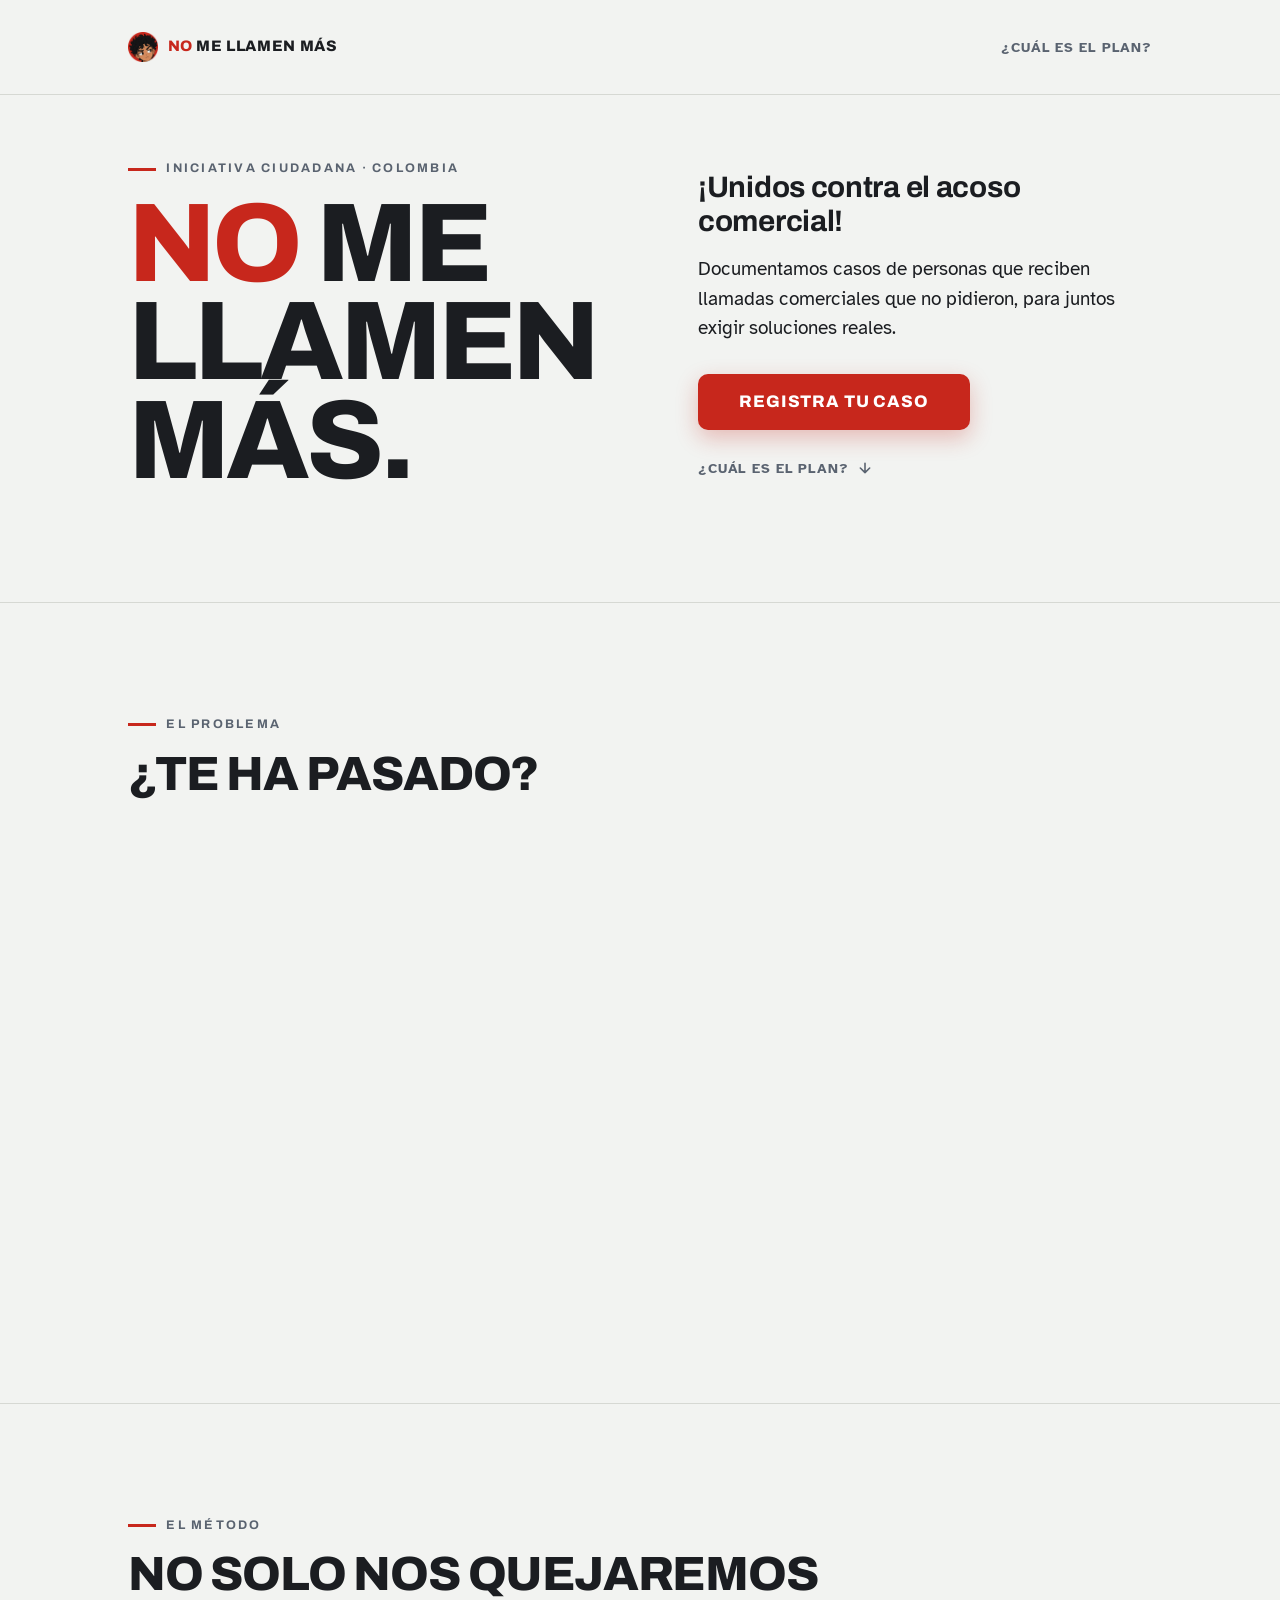
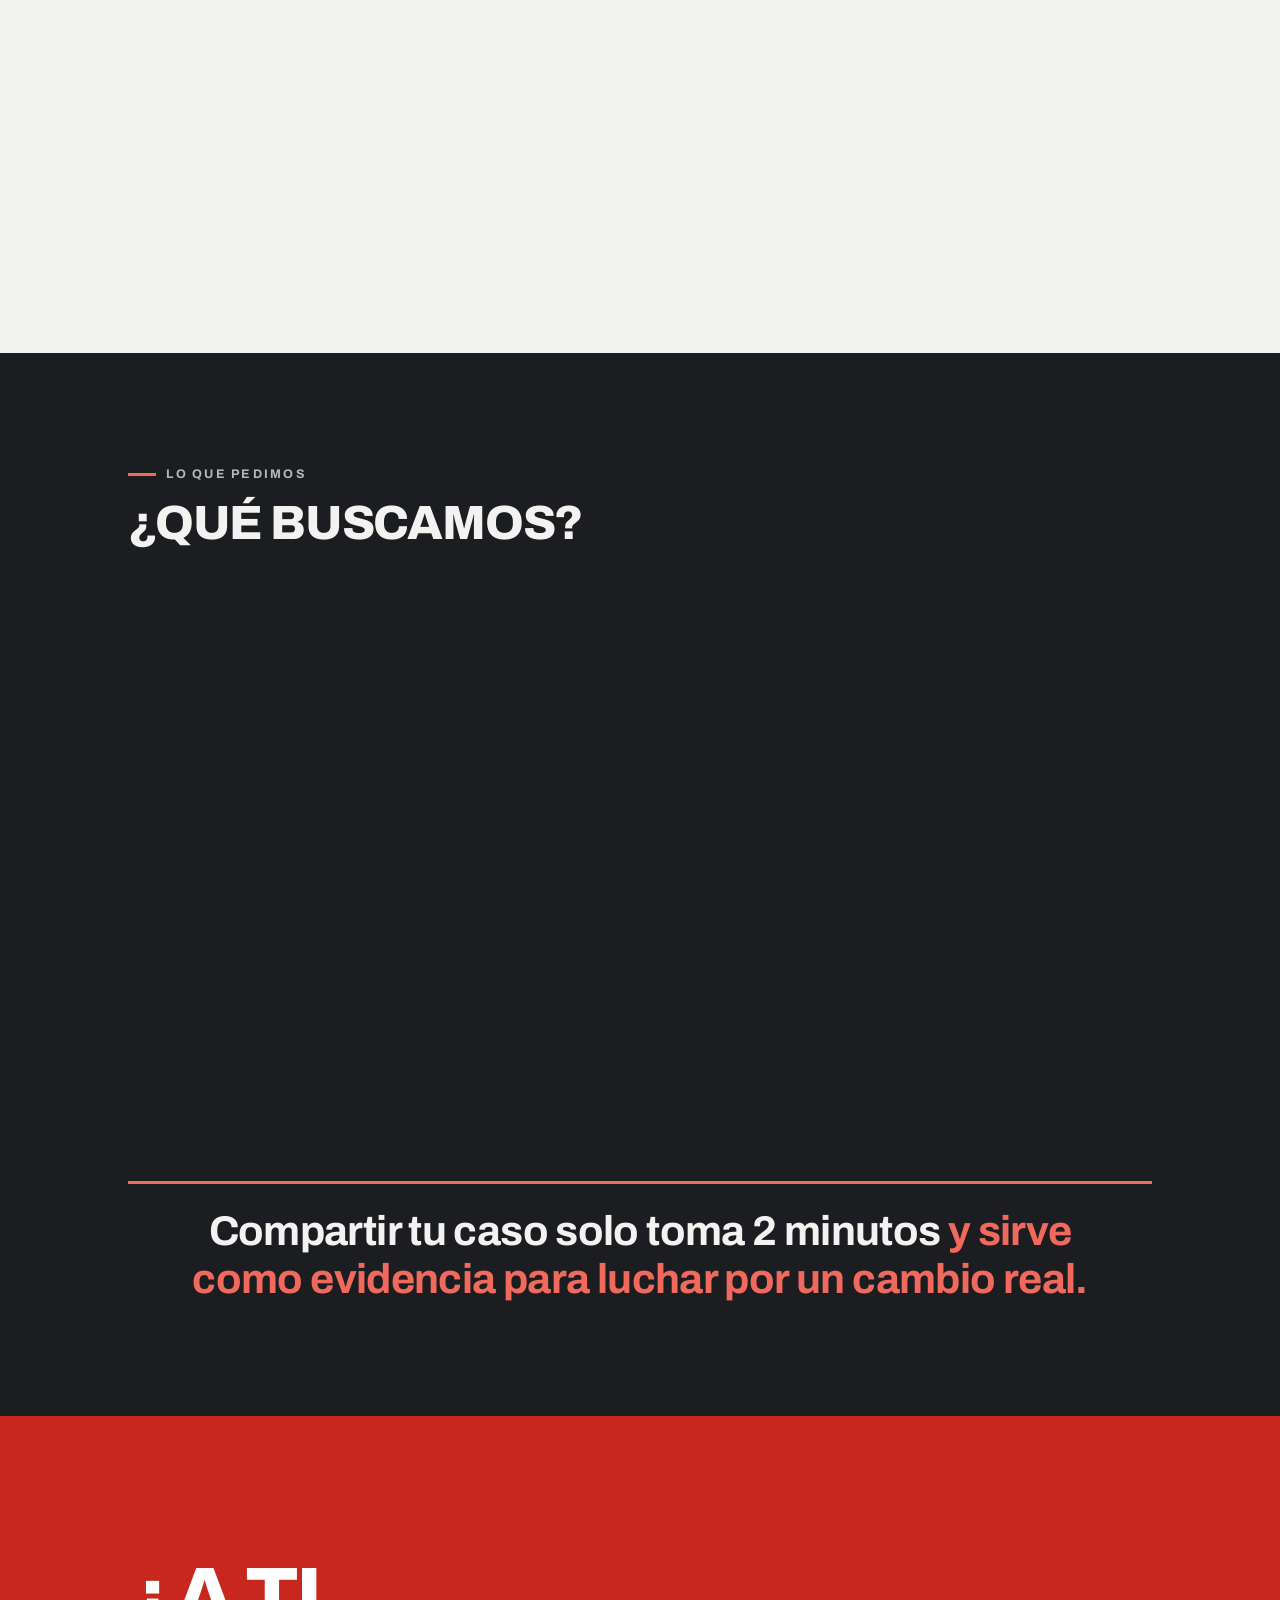
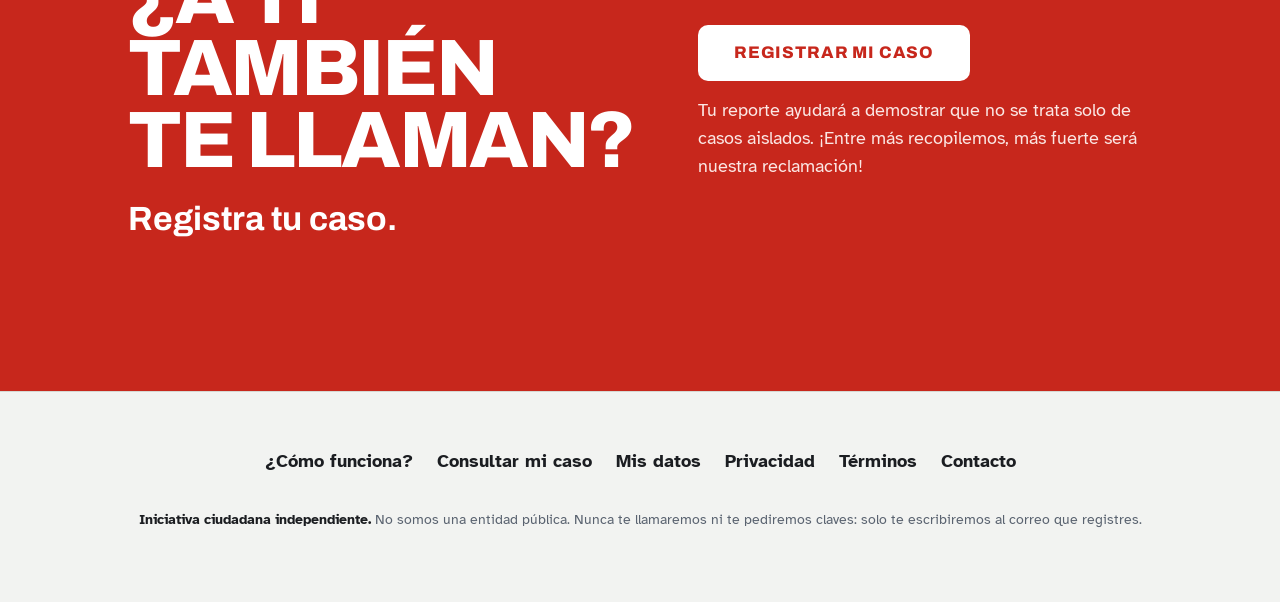
<file: index.html>
<!DOCTYPE html>
<html lang="es-CO">
<head>
  <meta charset="utf-8">
  <meta name="viewport" content="width=device-width, initial-scale=1, viewport-fit=cover">
  <title>NO ME LLAMEN MÁS — Unidos contra el acoso comercial</title>
  <meta name="description" content="¿Recibes llamadas comerciales que no autorizaste? Registra tu caso. Estamos documentando lo que pasa en Colombia para exigir que decir «no me llames más» sea suficiente.">
  <link rel="canonical" href="https://nomellamenmas.com/">
  <!-- GitHub Pages no permite cabeceras HTTP: la CSP va por meta. frame-ancestors no aplica aquí. -->
  <meta http-equiv="Content-Security-Policy" content="default-src 'self'; script-src 'self' https://challenges.cloudflare.com; style-src 'self'; font-src 'self'; img-src 'self' data:; connect-src 'self' https://*.supabase.co https://challenges.cloudflare.com; frame-src https://challenges.cloudflare.com; base-uri 'self'; form-action 'self'; object-src 'none'">
  <meta name="theme-color" content="#C7271C">
  <meta name="color-scheme" content="light">

  <!-- Vista previa al compartir (WhatsApp, Facebook, X, LinkedIn) -->
  <meta property="og:type" content="website">
  <meta property="og:site_name" content="NO ME LLAMEN MÁS">
  <meta property="og:title" content="NO ME LLAMEN MÁS — Unidos contra el acoso comercial">
  <meta property="og:description" content="¿A ti también te llaman? Registra tu caso: entre más seamos, más fuerte será la reclamación.">
  <meta property="og:url" content="https://nomellamenmas.com/">
  <meta property="og:image" content="https://nomellamenmas.com/assets/img/og.png">
  <meta property="og:image:width" content="1200">
  <meta property="og:image:height" content="630">
  <meta property="og:image:alt" content="NO ME LLAMEN MÁS. Unidos contra el acoso comercial.">
  <meta property="og:locale" content="es_CO">
  <meta name="twitter:card" content="summary_large_image">
  <meta name="twitter:title" content="NO ME LLAMEN MÁS — Unidos contra el acoso comercial">
  <meta name="twitter:description" content="¿A ti también te llaman? Registra tu caso: entre más seamos, más fuerte será la reclamación.">
  <meta name="twitter:image" content="https://nomellamenmas.com/assets/img/og.png">

  <link rel="icon" href="assets/img/favicon-32.png" type="image/png" sizes="32x32">
  <link rel="apple-touch-icon" href="assets/img/apple-touch-icon.png">
  <link rel="manifest" href="site.webmanifest">

  <!-- Tipografía autoalojada (subconjunto latino, licencia OFL): ninguna petición a terceros -->
  <link rel="preload" href="assets/fonts/archivo-700-800.woff2" as="font" type="font/woff2" crossorigin>
  <link rel="preload" href="assets/fonts/atkinson-400.woff2" as="font" type="font/woff2" crossorigin>
  <link rel="stylesheet" href="assets/css/fuentes.css?v=e348fbdd">
  <link rel="stylesheet" href="assets/css/tokens.css?v=113a1bf0">
  <link rel="stylesheet" href="assets/css/base.css?v=c7fb725d">
  <link rel="stylesheet" href="assets/css/landing.css?v=e2863ae4">
  <link rel="stylesheet" href="assets/css/modal.css?v=51d300e6">
  <link rel="stylesheet" href="assets/css/wizard.css?v=c7788b53">

  <script type="application/ld+json">
  {
    "@context": "https://schema.org",
    "@type": "WebSite",
    "name": "NO ME LLAMEN MÁS",
    "alternateName": "Unidos contra el acoso comercial",
    "url": "https://nomellamenmas.com/",
    "inLanguage": "es-CO",
    "description": "Iniciativa ciudadana que documenta casos de llamadas comerciales no deseadas en Colombia."
  }
  </script>

  <script src="assets/js/config.js?v=a1d4caf6" defer></script>
  <script src="assets/js/modal.js?v=b44ad8e0" defer></script>
  <script src="assets/js/api.js?v=54b6837c" defer></script>
  <script src="assets/js/wizard.js?v=b24f3ff0" defer></script>
  <script src="assets/js/main.js?v=9443168f" defer></script>
  <!-- micaso.js no se carga aquí: main.js lo pide la primera vez que alguien
       abre «Mi caso», que es una minoría de las visitas -->

</head>
<body>
  <a class="saltar" href="#contenido">Ir al contenido</a>

  <header class="cabecera">
    <div class="contenedor">
      <a class="marca" href="#" aria-label="NO ME LLAMEN MÁS, inicio">
        <img class="marca__icono" src="assets/img/marca-64.png" width="64" height="64" alt="" decoding="async">
        <span><b>No</b> me llamen más</span>
      </a>
      <a class="cabecera__enlace" href="#que-hacemos">¿Cuál es el plan?</a>
    </div>
  </header>

  <main id="contenido">

    <!-- HERO -->
    <section class="hero" id="hero" aria-labelledby="titulo-hero">
      <div class="contenedor">
        <div>
          <p class="kicker">Iniciativa ciudadana · Colombia</p>
          <h1 class="hero__titulo" id="titulo-hero"><span class="rojo">No</span> me llamen más.</h1>
        </div>
        <div>
          <p class="hero__lema">¡Unidos contra el acoso comercial!</p>
          <p class="hero__texto">Documentamos casos de personas que reciben llamadas comerciales que no pidieron, para juntos exigir soluciones reales.</p>
          <div class="hero__acciones">
            <button type="button" class="boton boton--principal" data-abrir-modal="registro">Registra tu caso</button>
            <a class="hero__secundario" href="#que-hacemos">¿Cuál es el plan?
              <svg viewBox="0 0 24 24" aria-hidden="true" focusable="false"><path d="M12 5v14M5 12l7 7 7-7" fill="none" stroke="currentColor" stroke-width="2.4" stroke-linecap="round" stroke-linejoin="round"></path></svg>
            </a>
          </div>
          <noscript><p class="hero__sin-js">Para registrar tu caso necesitas activar JavaScript en tu navegador.</p></noscript>
        </div>
      </div>
    </section>

    <!-- ¿TE HA PASADO? -->
    <section class="seccion" id="te-ha-pasado" aria-labelledby="titulo-pasado">
      <div class="contenedor">
        <p class="kicker">El problema</p>
        <h2 class="seccion__titulo" id="titulo-pasado">¿Te ha pasado?</h2>
        <div class="frases">
          <p class="frase revelar">Te llaman, no sabes de dónde o por qué tienen tu número.</p>
          <p class="frase revelar">Dices que no quieres más llamadas, pero aun así vuelven a llamar.</p>
          <p class="frase frase--remate revelar">«Si te identificas y sientes que esto te roba tranquilidad, únete y ayúdanos a combatir esta forma de acoso <span class="frase__enfasis">compartiendo tu caso.</span>»</p>
        </div>
        <img class="escena escena--pasado revelar" src="assets/img/escena-pasado.png" width="520" height="520" alt="Una persona molesta rechaza con la mano una llamada que entra en su teléfono." loading="lazy" decoding="async">
      </div>
    </section>

    <!-- NO SOLO NOS QUEJAMOS -->
    <section class="seccion" id="que-hacemos" aria-labelledby="titulo-hacemos">
      <div class="contenedor">
        <p class="kicker">El método</p>
        <h2 class="seccion__titulo" id="titulo-hacemos">No solo nos quejaremos</h2>
        <p class="seccion__intro seccion__intro--grande revelar">Ya sabemos que somos miles las personas cansadas de recibir llamadas indeseadas. Por eso documentaremos lo que está ocurriendo, como evidencia para iniciar procesos legales y lograr soluciones reales.</p>
        <img class="escena escena--metodo revelar" src="assets/img/escena-metodo.png" width="440" height="440" alt="Una carpeta de casos con documentos dentro y una lupa que los examina." loading="lazy" decoding="async">
      </div>
    </section>

    <!-- ¿QUÉ BUSCAMOS?: los tres objetivos de la iniciativa -->
    <section class="seccion seccion--oscura" id="que-buscamos" aria-labelledby="titulo-buscamos">
      <div class="contenedor">
        <p class="kicker">Lo que pedimos</p>
        <h2 class="seccion__titulo" id="titulo-buscamos">¿Qué buscamos?</h2>
        <ol class="objetivos">
          <li class="objetivo revelar">
            <span class="objetivo__numero" aria-hidden="true">01</span>
            <h3 class="objetivo__titulo">Que no te llamen más.</h3>
            <p class="objetivo__texto">Que cuando una empresa te pida el número sea mucho más clara, y tenga que decirte para qué te llamará, cuándo y cuántas veces. Y que si en una de esas llamadas dices «no me llames más», eso sea suficiente: sin papeleos, sin solicitudes a otras líneas ni por escrito. Que esa solicitud se respete y valga como oficial para no volver a ser contactado.</p>
            <p class="objetivo__clave">Que decir «no» baste.</p>
          </li>
          <li class="objetivo revelar">
            <span class="objetivo__numero" aria-hidden="true">02</span>
            <h3 class="objetivo__titulo">Un solo lugar para decidir.</h3>
            <p class="objetivo__texto">Hoy casi ningún colombiano sabe con certeza qué empresas tienen permiso para contactarlo, ni por qué medios: tendría que preguntar una por una y pedir retiros de bases de datos que muchas veces no se atienden. Nuestra meta es lograr un registro público nacional donde cada persona pueda consultar quién le tiene en su base de datos y remover el permiso desde allí mismo.</p>
            <p class="objetivo__clave">Un solo lugar, no cien.</p>
          </li>
          <li class="objetivo revelar">
            <span class="objetivo__numero" aria-hidden="true">03</span>
            <h3 class="objetivo__titulo">Responsabilidad real.</h3>
            <p class="objetivo__texto">Un sistema de sanciones centralizado y más eficiente, que no dependa de procesos complejos. Que si una empresa te contactó sin permiso, o siguió llamando después de que pediste que parara, haya consecuencias: sanciones y, cuando la ley lo permita, una compensación económica para las personas afectadas, a través de las reclamaciones que correspondan.</p>
            <p class="objetivo__clave">Que incumplir cueste.</p>
          </li>
        </ol>
        <p class="objetivos__cierre">Compartir tu caso solo toma 2 minutos <span class="rojo">y sirve como evidencia para luchar por un cambio real.</span></p>
      </div>
    </section>

    <!-- ¿A TI TAMBIÉN TE LLAMAN? -->
    <section class="cierre" id="registra" aria-labelledby="titulo-cierre">
      <div class="contenedor">
        <div>
          <h2 class="cierre__titulo" id="titulo-cierre">¿A ti también te llaman?</h2>
          <p class="cierre__sub">Registra tu caso.</p>
        </div>
        <div>
          <button type="button" class="boton boton--claro" data-abrir-modal="registro">Registrar mi caso</button>
          <p class="cierre__nota">Tu reporte ayudará a demostrar que no se trata solo de casos aislados. ¡Entre más recopilemos, más fuerte será nuestra reclamación!</p>
        </div>
      </div>
    </section>
  </main>

  <footer class="pie" id="pie">
    <div class="contenedor">
      <ul class="pie__enlaces">
        <li><button type="button" data-abrir-modal="como-funciona">¿Cómo funciona?</button></li>
        <li><button type="button" data-abrir-modal="mi-caso">Consultar mi caso</button></li>
        <li><button type="button" data-abrir-modal="mis-datos">Mis datos</button></li>
        <li><button type="button" data-abrir-modal="privacidad">Privacidad</button></li>
        <li><button type="button" data-abrir-modal="terminos">Términos</button></li>
        <li><button type="button" data-abrir-modal="contacto">Contacto</button></li>
      </ul>
      <p class="pie__aviso"><strong>Iniciativa ciudadana independiente.</strong> No somos una entidad pública. Nunca te llamaremos ni te pediremos claves: solo te escribiremos al correo que registres.</p>
    </div>
  </footer>

  <!-- CTA fija en móvil: aparece al dejar atrás el hero -->
  <div class="cta-fija" id="cta-fija" inert>
    <button type="button" class="boton boton--principal" data-abrir-modal="registro">Registra tu caso</button>
  </div>

  <!-- Compartir. En escritorio es una columna a la derecha; en móvil, una fila
       por encima de la CTA fija. Instagram no ofrece URL de compartir en la web
       (no hay equivalente a wa.me), así que ese botón abre el menú del sistema
       cuando existe y, si no, copia el enlace para pegarlo en una historia. -->
  <div class="compartir" id="barra-compartir" inert>
    <!-- Instagram no comparte: invita a seguir la campaña. Va fuera de la
         pastilla y en rojo pleno para que no se lea como un cuarto botón. -->
    <a class="compartir__seguir" href="https://www.instagram.com/nmlmcol/" target="_blank" rel="noopener"
       title="Síguenos en Instagram"><svg viewBox="0 0 24 24" aria-hidden="true" focusable="false"><path d="M12 2.16c3.2 0 3.58.01 4.85.07 1.17.05 1.8.25 2.23.41.56.22.96.48 1.38.9.42.41.68.81.9 1.38.16.42.36 1.05.41 2.22.06 1.27.07 1.65.07 4.85s-.01 3.59-.07 4.85c-.06 1.17-.26 1.8-.42 2.23a3.72 3.72 0 0 1-.9 1.38c-.42.42-.82.68-1.38.9-.42.16-1.06.36-2.23.41-1.27.06-1.65.07-4.86.07s-3.59-.02-4.86-.08c-1.17-.06-1.82-.25-2.24-.42a3.7 3.7 0 0 1-1.38-.9c-.42-.42-.69-.82-.9-1.38-.17-.42-.36-1.06-.42-2.23-.05-1.26-.06-1.65-.06-4.84 0-3.2.01-3.59.06-4.86.06-1.17.26-1.81.42-2.23.21-.57.48-.96.9-1.38.42-.42.81-.69 1.38-.9.42-.17 1.05-.36 2.22-.42 1.28-.05 1.65-.06 4.86-.06M12 0C8.74 0 8.33.01 7.05.07 5.78.13 4.9.33 4.14.63c-.79.3-1.46.72-2.13 1.38C1.35 2.68.93 3.35.63 4.14.33 4.9.13 5.78.07 7.05.01 8.33 0 8.74 0 12s.01 3.67.07 4.95c.06 1.27.26 2.15.56 2.91.3.79.72 1.46 1.38 2.13.67.67 1.34 1.08 2.13 1.38.76.3 1.64.5 2.91.56C8.33 23.99 8.74 24 12 24s3.67-.01 4.95-.07c1.28-.06 2.15-.26 2.91-.56.79-.3 1.46-.71 2.13-1.38.67-.67 1.08-1.34 1.38-2.13.3-.76.5-1.64.56-2.91.06-1.28.07-1.69.07-4.95s-.01-3.67-.07-4.95c-.06-1.27-.26-2.15-.56-2.91-.3-.79-.71-1.46-1.38-2.13A5.9 5.9 0 0 0 19.86.63c-.76-.3-1.64-.5-2.91-.56C15.67.01 15.26 0 12 0Zm0 5.84a6.16 6.16 0 1 0 0 12.32 6.16 6.16 0 0 0 0-12.32ZM12 16a4 4 0 1 1 0-8 4 4 0 0 1 0 8Zm7.85-10.41a1.44 1.44 0 1 1-2.88 0 1.44 1.44 0 0 1 2.88 0Z"></path></svg><span class="visualmente-oculto">Síguenos en Instagram</span></a>
    <ul class="compartir__lista" aria-label="Compartir la campaña">
      <li><a class="compartir__boton compartir__boton--wa" href="https://wa.me/?text=En%20Colombia%20recibimos%20llamadas%20comerciales%20que%20nunca%20pedimos.%20NO%20ME%20LLAMEN%20M%C3%81S%20documenta%20casos%20para%20exigir%20un%20cambio%20real.%20Registra%20el%20tuyo%3A%20https%3A%2F%2Fnomellamenmas.com%2F" target="_blank" rel="noopener nofollow"><svg viewBox="0 0 24 24" aria-hidden="true" focusable="false"><path d="M17.47 14.38c-.3-.15-1.76-.87-2.03-.97-.28-.1-.48-.15-.68.15-.19.3-.76.97-.93 1.16-.18.2-.35.23-.65.08-.29-.15-1.25-.47-2.39-1.48-.88-.79-1.48-1.76-1.65-2.06-.18-.3-.02-.46.13-.6.14-.14.3-.35.44-.53.15-.17.2-.3.3-.5.1-.19.05-.37-.02-.51-.08-.15-.67-1.62-.92-2.21-.24-.58-.49-.5-.67-.51h-.57c-.2 0-.52.07-.8.37-.27.3-1.03 1.01-1.03 2.48 0 1.46 1.06 2.87 1.21 3.07.15.2 2.1 3.2 5.08 4.49.7.3 1.26.49 1.69.62.71.23 1.36.2 1.87.12.57-.09 1.76-.72 2-1.42.25-.69.25-1.28.18-1.41-.08-.12-.28-.2-.57-.34m-5.42 7.4h-.01a9.87 9.87 0 0 1-5.03-1.37l-.36-.22-3.74.98 1-3.65-.24-.37a9.86 9.86 0 0 1-1.51-5.26c0-5.45 4.44-9.89 9.89-9.89 2.64 0 5.12 1.03 6.99 2.9a9.83 9.83 0 0 1 2.89 6.99c0 5.45-4.43 9.89-9.88 9.89m8.41-18.3A11.82 11.82 0 0 0 12.05 0C5.5 0 .16 5.34.16 11.89c0 2.1.55 4.14 1.59 5.95L.06 24l6.3-1.65a11.88 11.88 0 0 0 5.69 1.45c6.55 0 11.89-5.34 11.89-11.9 0-3.17-1.24-6.16-3.48-8.41Z"></path></svg><span class="visualmente-oculto">Compartir por WhatsApp</span></a></li>
      <li><a class="compartir__boton compartir__boton--fb" href="https://www.facebook.com/sharer/sharer.php?u=https%3A%2F%2Fnomellamenmas.com%2F" target="_blank" rel="noopener nofollow"><svg viewBox="0 0 24 24" aria-hidden="true" focusable="false"><path d="M24 12.07C24 5.44 18.63.07 12 .07S0 5.44 0 12.07c0 5.99 4.39 10.95 10.13 11.85v-8.38H7.08v-3.47h3.05V9.43c0-3.01 1.79-4.67 4.53-4.67 1.31 0 2.69.24 2.69.24v2.95h-1.51c-1.5 0-1.96.93-1.96 1.87v2.25h3.33l-.53 3.47h-2.8v8.38C19.61 23.02 24 18.06 24 12.07Z"></path></svg><span class="visualmente-oculto">Compartir en Facebook</span></a></li>
      <li><a class="compartir__boton compartir__boton--eq" href="https://twitter.com/intent/tweet?text=En%20Colombia%20recibimos%20llamadas%20comerciales%20que%20nunca%20pedimos.%20NO%20ME%20LLAMEN%20M%C3%81S%20documenta%20casos%20para%20exigir%20un%20cambio%20real.%20Registra%20el%20tuyo%3A&amp;url=https%3A%2F%2Fnomellamenmas.com%2F" target="_blank" rel="noopener nofollow"><svg viewBox="0 0 24 24" aria-hidden="true" focusable="false"><path d="M18.9 1.15h3.68l-8.04 9.19L24 22.85h-7.4l-5.8-7.59-6.64 7.59H.47l8.6-9.83L0 1.15h7.6l5.24 6.93 6.06-6.93Zm-1.3 19.5h2.04L6.49 3.24H4.3l13.3 17.4Z"></path></svg><span class="visualmente-oculto">Compartir en X</span></a></li>
    </ul>
  </div>

  <!-- ============================ MODALES DE TEXTO ============================ -->

  <dialog class="modal modal--volver" id="modal-como-funciona" aria-labelledby="titulo-como-funciona">
    <div class="modal__cabecera">
      <div class="modal__encabezado">
        <h2 class="modal__titulo" id="titulo-como-funciona" tabindex="-1">¿Cómo funciona?</h2>
        <p class="modal__subtitulo">Qué pasa con tu caso, paso a paso</p>
      </div>
      <button type="button" class="modal__cerrar" data-cerrar-modal aria-label="Cerrar">
        <svg class="modal__equis" viewBox="0 0 24 24" aria-hidden="true" focusable="false"><path d="M6 6l12 12M18 6L6 18" fill="none" stroke="currentColor" stroke-width="2.4" stroke-linecap="round"></path></svg>
        <svg class="modal__volver" viewBox="0 0 24 24" aria-hidden="true" focusable="false"><path d="M15 5l-7 7 7 7" fill="none" stroke="currentColor" stroke-width="2.4" stroke-linecap="round" stroke-linejoin="round"></path></svg>
      </button>
    </div>
    <div class="modal__cuerpo">
      <div class="texto">
        <ol>
          <li><strong>Registras tu caso.</strong> Respondes cuatro preguntas cortas sobre las llamadas y nos dejas un correo. Toma unos dos minutos y nada de lo que escribes se publica.</li>
          <li><strong>Lo revisamos y documentamos.</strong> Cada caso se guarda con fecha y se suma a los demás. Si la iniciativa avanza hacia acciones legales, te escribiremos para preguntarte si quieres participar y aportar detalles y evidencia.</li>
          <li><strong>Buscamos patrones.</strong> Cruzamos los casos: quién llama, con qué frecuencia y en qué horarios, si hubo autorización, si pediste que pararan y si siguieron llamando.</li>
          <li><strong>Con evidencia suficiente, actuamos.</strong> Los casos se analizan jurídicamente para definir las acciones legales y regulatorias que correspondan. No prometemos un resultado: prometemos documentar en serio.</li>
        </ol>

        <h3>Lo que la ley ya dice</h3>
        <p>Desde la Ley 2300 de 2023, las empresas que te contactan para venderte o cobrarte tienen límites claros:</p>
        <ul>
          <li>Solo pueden contactarte <strong>de lunes a viernes entre las 7 de la mañana y las 7 de la noche</strong>, y <strong>los sábados entre las 8 de la mañana y las 3 de la tarde</strong>.</li>
          <li><strong>Nunca los domingos ni los festivos.</strong></li>
          <li><strong>Una sola vez al día</strong>, y no por más de un canal en la misma semana.</li>
          <li>Solo por los <strong>canales que tú autorizaste expresamente</strong>.</li>
        </ul>
        <p>Si te llaman fuera de esos horarios, varias veces al día o por canales que nunca autorizaste, eso es justo lo que estamos documentando.</p>

        <h3>Lo que puedes hacer hoy, además de registrar tu caso</h3>
        <ul>
          <li><strong>Pídele por escrito a la empresa</strong> que no te contacte más y que elimine tu número de sus bases. Tu número es un dato personal y puedes revocar la autorización que hayas dado. Guarda la respuesta: es evidencia.</li>
          <li><strong>Inscribe tu número en el Registro de Números Excluidos</strong> de la Superintendencia de Industria y Comercio, para que no te contacten con fines comerciales.</li>
          <li><strong>Si siguen llamando, presenta una queja ante la Superintendencia de Industria y Comercio</strong> y guarda el número de radicado.</li>
        </ul>

        <h3>Qué no es esto</h3>
        <p>Registrar tu caso no es una asesoría legal individual ni una denuncia formal. Es la forma de sumar tu experiencia a una documentación colectiva. Cuando haya novedades, te avisaremos al correo que registres.</p>
        <p class="destacado">Los casos son reportes ciudadanos. Si una empresa incumplió la ley, eso lo establece una autoridad, no nosotros.</p>
      </div>
    </div>
  </dialog>

  <dialog class="modal modal--volver" id="modal-mis-datos" aria-labelledby="titulo-mis-datos">
    <div class="modal__cabecera">
      <div class="modal__encabezado">
        <h2 class="modal__titulo" id="titulo-mis-datos" tabindex="-1">Mis datos</h2>
        <p class="modal__subtitulo">¿Qué pasa con lo que cuento?</p>
      </div>
      <button type="button" class="modal__cerrar" data-cerrar-modal aria-label="Cerrar">
        <svg class="modal__equis" viewBox="0 0 24 24" aria-hidden="true" focusable="false"><path d="M6 6l12 12M18 6L6 18" fill="none" stroke="currentColor" stroke-width="2.4" stroke-linecap="round"></path></svg>
        <svg class="modal__volver" viewBox="0 0 24 24" aria-hidden="true" focusable="false"><path d="M15 5l-7 7 7 7" fill="none" stroke="currentColor" stroke-width="2.4" stroke-linecap="round" stroke-linejoin="round"></path></svg>
      </button>
    </div>
    <div class="modal__cuerpo">
      <div class="texto">
        <h3>Qué guardamos</h3>
        <p>Lo que respondes sobre las llamadas, tu correo y, si los das, tu nombre o seudónimo, tu teléfono y tu departamento. No pedimos documento de identidad, grabaciones ni pruebas: si el proceso avanza, te preguntaremos antes si quieres aportarlas.</p>

        <h3>Para qué</h3>
        <p>Para documentar tu caso, avisarte de novedades y permitirte actualizarlo, identificar patrones entre casos y, si hay evidencia suficiente, evaluar acciones legales o regulatorias. Para nada más.</p>

        <h3>Quién lo ve</h3>
        <p>Solo el equipo de la iniciativa y, cuando llegue el momento, el equipo jurídico que analice los casos. Tus datos de contacto se guardan separados de los datos del caso. <strong>Nunca publicamos nada que te identifique:</strong> ni tu nombre, ni tu número, ni tu correo, ni tu relato.</p>

        <h3>Cuánto tiempo</h3>
        <p>Mientras dure la iniciativa y tu caso sea necesario para estos fines. Puedes pedir que lo corrijamos o lo borremos cuando quieras.</p>

        <h3>Dónde están los servidores</h3>
        <p>En un proveedor tecnológico con servidores fuera de Colombia, con cifrado y controles de acceso. Lo declaramos en la <button type="button" class="enlace" data-abrir-modal="privacidad">política de privacidad</button>.</p>

        <h3>Tus derechos</h3>
        <p>Conocer, actualizar, corregir, pedir prueba de la autorización, revocarla y pedir que borremos tus datos.</p>
        <p>Puedes hacerlo tú mismo en <button type="button" class="enlace" data-abrir-modal="mi-caso">Mi caso</button>, con tu código y tu correo, o escribirnos a contacto@nomellamenmas.com.</p>

        <p class="destacado">Nunca te llamaremos ni te pediremos claves. Solo te escribiremos al correo que registres. Si alguien te llama en nombre de NO ME LLAMEN MÁS pidiendo datos o dinero, no somos nosotros.</p>
      </div>
    </div>
  </dialog>

  <dialog class="modal modal--volver" id="modal-privacidad" aria-labelledby="titulo-privacidad">
    <div class="modal__cabecera">
      <div class="modal__encabezado">
        <h2 class="modal__titulo" id="titulo-privacidad" tabindex="-1">Privacidad</h2>
        <p class="modal__subtitulo">Política de tratamiento de datos personales</p>
      </div>
      <button type="button" class="modal__cerrar" data-cerrar-modal aria-label="Cerrar">
        <svg class="modal__equis" viewBox="0 0 24 24" aria-hidden="true" focusable="false"><path d="M6 6l12 12M18 6L6 18" fill="none" stroke="currentColor" stroke-width="2.4" stroke-linecap="round"></path></svg>
        <svg class="modal__volver" viewBox="0 0 24 24" aria-hidden="true" focusable="false"><path d="M15 5l-7 7 7 7" fill="none" stroke="currentColor" stroke-width="2.4" stroke-linecap="round" stroke-linejoin="round"></path></svg>
      </button>
    </div>
    <div class="modal__cuerpo">
      <div class="texto">
        <!-- Política de tratamiento. Cubre los seis numerales del art. 13 del Decreto 1377
             de 2013 y los plazos de los arts. 14 y 15 de la Ley 1581 de 2012. -->
        <h3>1. Quién responde por tus datos</h3>
        <p><strong>Harold Vélez Solano</strong>, persona natural, director de la iniciativa ciudadana NO ME LLAMEN MÁS, con domicilio en Pereira, Risaralda, Colombia.</p>
        <ul>
          <li>Correo electrónico: contacto@nomellamenmas.com</li>
          <li>Teléfono: +57 300 737 8466</li>
          <li>Dirección de notificaciones: Pereira, Risaralda, Colombia.</li>
        </ul>
        <p>La persona encargada de atender peticiones, consultas y reclamos sobre datos personales es el propio director de la iniciativa. El canal habilitado para todos ellos es el correo indicado arriba, que se atiende dentro de los plazos legales. Si necesitas remitir correspondencia física o notificar un acto de autoridad, escribe primero a ese correo y te confirmamos la dirección exacta de notificación.</p>

        <h3>2. Qué normas aplican</h3>
        <p>La Ley 1581 de 2012, el Decreto 1377 de 2013 (compilado en el Decreto 1074 de 2015) y las normas que los modifiquen o complementen. Tu número de teléfono, tu correo y tu nombre son datos personales: tienes derechos sobre cómo se usan.</p>

        <h3>3. Qué datos tratamos</h3>
        <ul>
          <li>Lo que respondes sobre las llamadas: canal, frecuencia, horarios, empresa o sector, si habías autorizado el contacto, si pediste que pararan y si continuaron, y lo que quieras contarnos en texto libre.</li>
          <li>Tu correo electrónico, obligatorio para avisarte y permitirte actualizar tu caso.</li>
          <li>Si los das: tu nombre o seudónimo, tu teléfono y tu ciudad.</li>
          <li>Datos técnicos mínimos para evitar abusos: una huella de tu conexión que no permite identificarte y que borramos a los 90 días.</li>
        </ul>
        <p>No pedimos documento de identidad, ni datos sensibles, ni datos de menores de edad.</p>

        <h3>4. Para qué los usamos</h3>
        <ol>
          <li>Documentar tu caso y conservarlo con fecha.</li>
          <li>Avisarte de novedades sobre tu caso y sobre la iniciativa, y permitirte actualizarlo o retirarlo.</li>
          <li>Analizar los casos en conjunto para identificar patrones.</li>
          <li>Si reunimos evidencia suficiente, evaluar y sustentar las acciones legales o regulatorias que correspondan, incluida su presentación ante autoridades.</li>
          <li>Elaborar estadísticas agregadas que nunca te identifican.</li>
        </ol>
        <p>No vendemos ni cedemos tus datos con fines comerciales, ni los usamos para nada distinto de lo anterior.</p>

        <h3>5. Cómo nos autorizas</h3>
        <p>Al marcar la casilla de autorización en el formulario, antes de enviar tu caso. Guardamos la fecha, la versión de este texto y una huella técnica como prueba de esa autorización, tal como exige el artículo 8 del Decreto 1377 de 2013. Puedes revocarla cuando quieras.</p>
        <p>Si cambiamos de forma sustancial quién es el responsable o para qué usamos los datos, te lo comunicaremos antes de aplicar el cambio.</p>

        <h3>6. Quién puede verlos</h3>
        <p>El equipo de la iniciativa y, cuando llegue el momento, el equipo jurídico que analice los casos, siempre con deber de confidencialidad. Tus datos de contacto se guardan separados de los datos del caso, con acceso restringido. <strong>Nunca publicamos nada que te identifique.</strong></p>

        <h3>7. Dónde se guardan</h3>
        <p>En la infraestructura de nuestro proveedor tecnológico, con servidores en Estados Unidos, con cifrado en tránsito y controles de acceso. Estados Unidos figura entre los países con un nivel adecuado de protección de datos personales según la Circular Externa 005 de 2017 de la Superintendencia de Industria y Comercio. Al autorizar el tratamiento aceptas esta transferencia internacional.</p>

        <h3>8. Cuánto tiempo</h3>
        <p>Los datos de tu caso se conservan mientras la iniciativa esté activa y sean necesarios para las finalidades descritas. Los datos técnicos de conexión se borran a los 90 días.</p>
        <p>La base de datos estará vigente mientras dure la iniciativa. Si se cierra, los datos se suprimen o se anonimizan, salvo que exista un deber legal de conservarlos, por ejemplo por una actuación judicial o administrativa en curso.</p>

        <h3>9. Tus derechos</h3>
        <ul>
          <li>Conocer, actualizar y rectificar tus datos.</li>
          <li>Solicitar prueba de la autorización que nos diste.</li>
          <li>Ser informado sobre el uso que les hemos dado.</li>
          <li>Revocar la autorización y solicitar la supresión de tus datos.</li>
          <li>Presentar quejas ante la Superintendencia de Industria y Comercio.</li>
          <li>Acceder gratuitamente a tus datos.</li>
        </ul>

        <h3>10. Cómo ejercerlos, paso a paso</h3>
        <p>Lo más rápido es hacerlo tú mismo en <button type="button" class="enlace" data-abrir-modal="mi-caso">Mi caso</button>: con tu código y tu correo puedes ver todo lo que guardamos, corregir tus datos o eliminar tu caso al instante. También puedes escribirnos:</p>
        <ol>
          <li>Escribe a <strong>contacto@nomellamenmas.com</strong> desde el correo con el que registraste tu caso.</li>
          <li>Indica tu código de caso, tu nombre y qué quieres: conocer, actualizar, corregir, suprimir o revocar.</li>
          <li>Si es una <strong>consulta</strong>, respondemos en un máximo de <strong>10 días hábiles</strong>. Si no alcanzamos, te explicamos por qué y damos una nueva fecha, que no pasará de 5 días hábiles más.</li>
          <li>Si es un <strong>reclamo</strong>, lo resolvemos en un máximo de <strong>15 días hábiles</strong> contados desde el día siguiente al que lo recibimos. Si no alcanzamos, te explicamos por qué y damos una nueva fecha, que no pasará de 8 días hábiles más.</li>
          <li>Si al reclamo le falta información, te la pedimos dentro de los 5 días siguientes. Si pasan dos meses sin que respondas, entendemos que desististe.</li>
          <li>Mientras el reclamo esté en trámite, tu caso queda marcado como «reclamo en trámite».</li>
        </ol>
        <p>Antes de acudir a la Superintendencia de Industria y Comercio debes haber agotado este trámite con nosotros, como exige el artículo 16 de la Ley 1581 de 2012.</p>

        <h3>11. Menores de edad</h3>
        <p>El formulario es solo para mayores de edad y así lo declaras al registrarte. No tratamos datos de niños, niñas ni adolescentes.</p>

        <h3>12. Seguridad</h3>
        <p>Cifrado en tránsito, acceso restringido y registrado, separación de los datos de contacto respecto de los del caso, verificación antirrobots y límites contra el abuso. Conservamos registro de los accesos y de las solicitudes que recibimos.</p>

        <h3>13. Vigencia y cambios</h3>
        <p>Esta política es la versión <strong>2026-09</strong> y rige desde el 8 de septiembre de 2026. Si la cambiamos, publicaremos aquí la nueva versión con su fecha y, si el cambio es sustancial, te lo comunicaremos.</p>
      </div>
    </div>
  </dialog>

  <dialog class="modal modal--volver" id="modal-terminos" aria-labelledby="titulo-terminos">
    <div class="modal__cabecera">
      <div class="modal__encabezado">
        <h2 class="modal__titulo" id="titulo-terminos" tabindex="-1">Términos</h2>
        <p class="modal__subtitulo">Condiciones de uso de la iniciativa</p>
      </div>
      <button type="button" class="modal__cerrar" data-cerrar-modal aria-label="Cerrar">
        <svg class="modal__equis" viewBox="0 0 24 24" aria-hidden="true" focusable="false"><path d="M6 6l12 12M18 6L6 18" fill="none" stroke="currentColor" stroke-width="2.4" stroke-linecap="round"></path></svg>
        <svg class="modal__volver" viewBox="0 0 24 24" aria-hidden="true" focusable="false"><path d="M15 5l-7 7 7 7" fill="none" stroke="currentColor" stroke-width="2.4" stroke-linecap="round" stroke-linejoin="round"></path></svg>
      </button>
    </div>
    <div class="modal__cuerpo">
      <div class="texto">
        <h3>Qué es NO ME LLAMEN MÁS</h3>
        <p>Una iniciativa ciudadana independiente, dirigida desde Pereira, Risaralda, por <strong>Harold Vélez</strong>, un ciudadano más al que también llaman sin permiso. Nació para reunir a un colectivo de personas con el mismo problema, documentar sus casos e impulsar los procesos que hagan falta para llegar a una solución real.</p>
        <p>No es una entidad pública ni una firma de abogados, y registrar un caso no crea una relación de representación legal.</p>

        <h3>Qué haces al registrar un caso</h3>
        <ul>
          <li>Declaras que la información es cierta y se refiere a tu propia experiencia.</li>
          <li>Autorizas que la usemos para documentar, analizar en conjunto y, si hay evidencia suficiente, sustentar acciones legales o regulatorias, según la <button type="button" class="enlace" data-abrir-modal="privacidad">política de privacidad</button>.</li>
          <li>Te comprometes a no registrar información falsa ni datos personales de otras personas distintos de la empresa o el número que te contacta.</li>
        </ul>

        <h3>Qué no garantizamos</h3>
        <p>Ningún resultado, plazo, acción concreta ni compensación. Que reunamos casos no significa que exista una demanda ni que vaya a existir. Si hay evidencia suficiente, los casos se analizarán jurídicamente para definir qué acciones proceden, y te lo contaremos.</p>

        <h3>Reportes ciudadanos, no sentencias</h3>
        <p>Los casos que recibimos son reportes de personas. No afirmamos que una empresa haya incumplido la ley: eso solo lo puede establecer una autoridad. Por eso hablamos de casos reportados, casos documentados y posibles incumplimientos.</p>

        <h3>Tu caso, tus decisiones</h3>
        <p>Puedes actualizar o retirar tu caso cuando quieras escribiendo a contacto@nomellamenmas.com con tu código.</p>

        <h3>Contenidos y marca</h3>
        <p>Los textos y la identidad de la iniciativa pueden compartirse libremente citando la fuente. No pueden usarse para hacerse pasar por la iniciativa.</p>

        <h3>Ley aplicable</h3>
        <p>Estos términos se rigen por las leyes de la República de Colombia.</p>

        <h3>Contacto</h3>
        <p>contacto@nomellamenmas.com. Versión <strong>2026-09</strong>, vigente desde el 8 de septiembre de 2026.</p>
      </div>
    </div>
  </dialog>



  <!-- ============================== CONTACTO ============================== -->

  <dialog class="modal modal--volver" id="modal-contacto" aria-labelledby="titulo-contacto" data-mensaje-cierre="¿Cerrar? Se perderá lo que hayas escrito.">
    <div class="modal__cabecera">
      <div class="modal__encabezado">
        <h2 class="modal__titulo" id="titulo-contacto" tabindex="-1">Escríbenos</h2>
        <p class="modal__subtitulo" id="ct-subtitulo">Te respondemos al correo que nos dejes</p>
      </div>
      <button type="button" class="modal__cerrar" data-cerrar-modal aria-label="Cerrar">
        <svg class="modal__equis" viewBox="0 0 24 24" aria-hidden="true" focusable="false"><path d="M6 6l12 12M18 6L6 18" fill="none" stroke="currentColor" stroke-width="2.4" stroke-linecap="round"></path></svg>
        <svg class="modal__volver" viewBox="0 0 24 24" aria-hidden="true" focusable="false"><path d="M15 5l-7 7 7 7" fill="none" stroke="currentColor" stroke-width="2.4" stroke-linecap="round" stroke-linejoin="round"></path></svg>
      </button>
    </div>

    <div class="modal__cuerpo">
      <p class="visualmente-oculto" id="ct-vivo" aria-live="polite"></p>

      <section id="ct-formulario">
        <p class="paso__ayuda">Si tu mensaje es sobre tus datos personales, escríbenos desde el correo con el que registraste tu caso e indícanos tu código.</p>

        <!-- Campo trampa contra robots -->
        <input class="trampa" type="text" id="ct-web" tabindex="-1" autocomplete="off" aria-hidden="true">

        <div class="campo" data-campo="ct-nombre">
          <label class="campo__etiqueta" for="ct-nombre">Tu nombre</label>
          <input class="entrada" id="ct-nombre" type="text" maxlength="80" autocomplete="name" required>
          <p class="error" id="err-ct-nombre"></p>
        </div>

        <div class="campo" data-campo="ct-correo">
          <label class="campo__etiqueta" for="ct-correo">Tu correo</label>
          <input class="entrada" id="ct-correo" type="email" inputmode="email" maxlength="120" autocomplete="email" required>
          <p class="error" id="err-ct-correo"></p>
        </div>

        <div class="campo" data-campo="ct-asunto">
          <label class="campo__etiqueta" for="ct-asunto">Asunto</label>
          <p class="campo__pista">Cuéntanos en qué te podemos ayudar.</p>
          <textarea class="entrada entrada--area" id="ct-asunto" maxlength="1000" rows="5" data-contador="ct-contador" required></textarea>
          <p class="contador" id="ct-contador" aria-hidden="true">0/1000</p>
          <p class="error" id="err-ct-asunto"></p>
        </div>

        <div class="turnstile" id="caja-turnstile-contacto"></div>
        <p class="aviso aviso--error" id="ct-error" role="alert" hidden></p>
      </section>

      <section id="ct-listo" hidden>
        <h3 class="paso__pregunta" id="ct-listo-titulo" tabindex="-1">Mensaje enviado.</h3>
        <p class="paso__ayuda">Gracias por escribirnos. Te responderemos al correo que nos dejaste.</p>
        <p class="aviso aviso--info" id="ct-sin-correo" hidden>Tu mensaje quedó registrado, aunque no pudimos enviarte el aviso de confirmación. Lo vamos a leer igual.</p>
      </section>
    </div>

    <div class="modal__pie wizard__pie wizard__pie--uno" id="ct-pie">
      <button type="button" class="boton boton--principal" id="ct-enviar">Enviar mensaje</button>
    </div>
  </dialog>

  <!-- ============================== MI CASO ============================== -->

  <dialog class="modal modal--volver" id="modal-mi-caso" aria-labelledby="titulo-mi-caso" data-mensaje-cierre="¿Cerrar? Los cambios que no hayas guardado se pierden.">
    <div class="modal__cabecera">
      <div class="modal__encabezado">
        <h2 class="modal__titulo" id="titulo-mi-caso" tabindex="-1">Mi caso</h2>
        <p class="modal__subtitulo" id="mc-subtitulo">Consúltalo, actualízalo o elimínalo</p>
      </div>
      <button type="button" class="modal__cerrar" data-cerrar-modal aria-label="Cerrar">
        <svg class="modal__equis" viewBox="0 0 24 24" aria-hidden="true" focusable="false"><path d="M6 6l12 12M18 6L6 18" fill="none" stroke="currentColor" stroke-width="2.4" stroke-linecap="round"></path></svg>
        <svg class="modal__volver" viewBox="0 0 24 24" aria-hidden="true" focusable="false"><path d="M15 5l-7 7 7 7" fill="none" stroke="currentColor" stroke-width="2.4" stroke-linecap="round" stroke-linejoin="round"></path></svg>
      </button>
    </div>

    <div class="modal__cuerpo">
      <p class="visualmente-oculto" id="mc-vivo" aria-live="polite"></p>

      <!-- Abriendo desde el enlace del correo -->
      <p class="aviso aviso--info" id="mc-cargando" hidden>Abriendo tu caso…</p>

      <!-- Identificarse -->
      <section id="mc-entrar">
        <p class="paso__ayuda">Escribe el código que te dimos al registrar tu caso y el correo con el que te registraste.</p>

        <div class="campo" data-campo="mc-codigo">
          <label class="campo__etiqueta" for="mc-codigo">Código del caso</label>
          <input class="entrada" id="mc-codigo" name="mc-codigo" type="text" maxlength="12" autocomplete="off" spellcheck="false" placeholder="NMM-XXXXXX">
          <p class="error" id="err-mc-codigo"></p>
        </div>

        <div class="campo" data-campo="mc-correo">
          <label class="campo__etiqueta" for="mc-correo">Correo con el que te registraste</label>
          <input class="entrada" id="mc-correo" name="mc-correo" type="email" inputmode="email" autocomplete="email" maxlength="120">
          <p class="error" id="err-mc-correo"></p>
        </div>

        <p class="aviso aviso--info">¿Perdiste el código? Escríbenos a <a href="mailto:contacto@nomellamenmas.com">contacto@nomellamenmas.com</a> desde ese mismo correo y te ayudamos.</p>
      </section>

      <!-- Resumen del caso -->
      <section id="mc-resumen" hidden>
        <dl class="resumen" id="mc-datos"></dl>

        <h4 class="fin-sub">Tus datos de contacto</h4>
        <p class="paso__ayuda">Puedes corregirlos cuando quieras. El correo no se cambia aquí: escríbenos si necesitas cambiarlo.</p>

        <div class="campo" data-campo="mc-nombre">
          <label class="campo__etiqueta" for="mc-nombre">Nombre o seudónimo <span class="campo__opcional">(opcional)</span></label>
          <input class="entrada" id="mc-nombre" type="text" maxlength="80" autocomplete="name">
          <p class="error" id="err-mc-nombre"></p>
        </div>

        <div class="campo" data-campo="mc-telefono">
          <label class="campo__etiqueta" for="mc-telefono">Teléfono al que te llaman</label>
          <input class="entrada" id="mc-telefono" type="tel" inputmode="tel" maxlength="20" autocomplete="tel" placeholder="310 123 4567">
          <p class="error" id="err-mc-telefono"></p>
        </div>

        <div class="campo" data-campo="mc-ubicacion">
          <label class="campo__etiqueta" for="mc-ubicacion">Ciudad</label>
          <input class="entrada" id="mc-ubicacion" type="text" maxlength="90" list="ciudades" autocomplete="address-level2" placeholder="Por ejemplo: Medellín, Antioquia">
          <p class="error" id="err-mc-ubicacion"></p>
        </div>

        <div class="campo" data-campo="mc-relato">
          <label class="campo__etiqueta" for="mc-relato">Lo que nos contaste <span class="campo__opcional">(opcional)</span></label>
          <textarea class="entrada entrada--area" id="mc-relato" maxlength="500" rows="4" data-contador="mc-contador"></textarea>
          <p class="contador" id="mc-contador" aria-hidden="true">0/500</p>
          <p class="error" id="err-mc-relato"></p>
        </div>

        <label class="casilla-legal">
          <input type="checkbox" id="mc-novedades">
          <span>Quiero recibir novedades de la campaña por correo.</span>
        </label>

        <h4 class="fin-sub">Eliminar mi caso</h4>
        <p class="paso__ayuda">Borra tu reporte y todos tus datos personales. No se puede deshacer y tu caso deja de contar para la campaña.</p>
        <div class="intro-acciones">
          <button type="button" class="boton boton--secundario" id="mc-pedir-borrar">Quiero eliminar mi caso</button>
        </div>

        <div class="aviso aviso--error" id="mc-confirmar-borrar" hidden>
          <p><strong>¿Seguro?</strong> Se borrarán tu reporte, tu correo y tu teléfono. Guardaremos solo la constancia de que atendimos tu solicitud, sin datos que te identifiquen.</p>
          <div class="intro-acciones">
            <button type="button" class="boton boton--principal" id="mc-borrar">Sí, eliminar definitivamente</button>
            <button type="button" class="boton boton--secundario" id="mc-cancelar-borrar">Mejor no</button>
          </div>
        </div>
      </section>

      <!-- Confirmación de borrado -->
      <section id="mc-borrado" hidden>
        <h3 class="paso__pregunta" tabindex="-1" id="mc-borrado-titulo">Tu caso fue eliminado.</h3>
        <p class="paso__ayuda">Borramos tu reporte y tus datos de contacto. Si vuelves a recibir llamadas y quieres contarlo, puedes registrar un caso nuevo cuando quieras.</p>
      </section>

      <p class="aviso aviso--error" id="mc-error" role="alert" hidden></p>
      <p class="aviso aviso--exito" id="mc-exito" role="status" hidden></p>
    </div>

    <div class="modal__pie wizard__pie wizard__pie--uno" id="mc-pie">
      <button type="button" class="boton boton--principal" id="mc-accion">Consultar mi caso</button>
    </div>
  </dialog>

  <!-- ============================ REGISTRO DE CASO ============================ -->

  <dialog class="modal modal--ancho" id="modal-registro" aria-labelledby="titulo-registro">
    <form id="formulario-caso" class="wizard" novalidate>
      <div class="modal__cabecera">
        <div class="modal__encabezado">
          <h2 class="modal__titulo" id="titulo-registro" tabindex="-1">Registra tu caso</h2>
          <p class="wizard__meta" id="wizard-meta" hidden>Paso 1 de 5</p>
          <div class="wizard__progreso" id="wizard-progreso" hidden aria-hidden="true"></div>
        </div>
        <button type="button" class="modal__cerrar" data-cerrar-modal aria-label="Cerrar el registro">
          <svg class="modal__equis" viewBox="0 0 24 24" aria-hidden="true" focusable="false"><path d="M6 6l12 12M18 6L6 18" fill="none" stroke="currentColor" stroke-width="2.4" stroke-linecap="round"></path></svg>
        </button>
      </div>

      <div class="modal__cuerpo" id="wizard-cuerpo">
        <p class="visualmente-oculto" id="wizard-vivo" aria-live="polite"></p>
        <!-- Campo trampa contra robots: las personas no lo ven ni lo llenan -->
        <input class="trampa" type="text" name="sitio_web" tabindex="-1" autocomplete="off" aria-hidden="true">

        <!-- INTRO -->
        <section class="paso" data-paso="intro" aria-labelledby="p0-titulo">
          <h3 class="paso__pregunta" id="p0-titulo" tabindex="-1">Antes de empezar</h3>
          <div id="intro-nuevo">
            <ul class="intro-lista">
              <li><svg viewBox="0 0 24 24" aria-hidden="true" focusable="false"><path d="M5 12.5l4.5 4.5L19 7.5" fill="none" stroke="currentColor" stroke-width="2.6" stroke-linecap="round" stroke-linejoin="round"></path></svg><span>Toma unos <strong>2 minutos</strong>.</span></li>
              <li><svg viewBox="0 0 24 24" aria-hidden="true" focusable="false"><path d="M5 12.5l4.5 4.5L19 7.5" fill="none" stroke="currentColor" stroke-width="2.6" stroke-linecap="round" stroke-linejoin="round"></path></svg><span>Te haremos <strong>4 preguntas cortas</strong> sobre las llamadas. Solo marcas opciones.</span></li>
              <li><svg viewBox="0 0 24 24" aria-hidden="true" focusable="false"><path d="M5 12.5l4.5 4.5L19 7.5" fill="none" stroke="currentColor" stroke-width="2.6" stroke-linecap="round" stroke-linejoin="round"></path></svg><span>Al final te pediremos un <strong>correo</strong> para poder avisarte y, si quieres, nos cuentas algo más.</span></li>
              <li><svg viewBox="0 0 24 24" aria-hidden="true" focusable="false"><path d="M5 12.5l4.5 4.5L19 7.5" fill="none" stroke="currentColor" stroke-width="2.6" stroke-linecap="round" stroke-linejoin="round"></path></svg><span><strong>Nada de lo que escribas se publica.</strong> <button type="button" class="enlace" data-abrir-modal="mis-datos">Qué pasa con mis datos</button></span></li>
            </ul>
            <div class="intro-acciones">
              <button type="button" class="boton boton--principal" id="btn-empezar">Empezar</button>
            </div>
          </div>
          <div class="intro-borrador" id="intro-borrador" hidden>
            <p>Encontramos un registro que dejaste a medias en este navegador.</p>
            <div class="intro-acciones">
              <button type="button" class="boton boton--principal" id="btn-continuar-borrador">Continuar donde iba</button>
              <button type="button" class="boton boton--secundario" id="btn-nuevo">Empezar de nuevo</button>
            </div>
          </div>
        </section>

        <!-- PASO 1 -->
        <section class="paso" data-paso="1" aria-labelledby="p1-titulo" hidden>
          <h3 class="paso__pregunta" id="p1-titulo" tabindex="-1">¿Qué ocurrió?</h3>
          <p class="paso__ayuda">Cuéntanos cómo y cuánto te contactan.</p>

          <fieldset class="campo" data-campo="canal">
            <legend>¿Cómo te contactan? <span class="campo__opcional">(puedes marcar varias)</span></legend>
            <div class="opciones opciones--2">
              <label class="opcion opcion--casilla"><input type="checkbox" name="canal" value="llamada"><span class="opcion__marca" aria-hidden="true"></span><span>Llamadas telefónicas</span></label>
              <label class="opcion opcion--casilla"><input type="checkbox" name="canal" value="sms"><span class="opcion__marca" aria-hidden="true"></span><span>Mensajes de texto (SMS)</span></label>
              <label class="opcion opcion--casilla"><input type="checkbox" name="canal" value="whatsapp"><span class="opcion__marca" aria-hidden="true"></span><span>Mensajes por WhatsApp</span></label>
            </div>
            <p class="error" id="err-canal"></p>
          </fieldset>

          <fieldset class="campo" data-campo="frecuencia">
            <legend>¿Con qué frecuencia?</legend>
            <div class="opciones opciones--2">
              <label class="opcion"><input type="radio" name="frecuencia" value="una_vez"><span class="opcion__marca" aria-hidden="true"></span><span>Una vez</span></label>
              <label class="opcion"><input type="radio" name="frecuencia" value="varias"><span class="opcion__marca" aria-hidden="true"></span><span>Varias veces</span></label>
              <label class="opcion"><input type="radio" name="frecuencia" value="casi_diario"><span class="opcion__marca" aria-hidden="true"></span><span>Casi a diario</span></label>
            </div>
            <p class="error" id="err-frecuencia"></p>
          </fieldset>

          <fieldset class="campo" data-campo="ultima_vez">
            <legend>¿Cuándo fue la última vez?</legend>
            <div class="opciones opciones--2">
              <label class="opcion"><input type="radio" name="ultima_vez" value="hoy"><span class="opcion__marca" aria-hidden="true"></span><span>Hoy</span></label>
              <label class="opcion"><input type="radio" name="ultima_vez" value="esta_semana"><span class="opcion__marca" aria-hidden="true"></span><span>Esta semana</span></label>
              <label class="opcion"><input type="radio" name="ultima_vez" value="este_mes"><span class="opcion__marca" aria-hidden="true"></span><span>Este mes</span></label>
              <label class="opcion"><input type="radio" name="ultima_vez" value="antes"><span class="opcion__marca" aria-hidden="true"></span><span>Hace más de un mes</span></label>
            </div>
            <p class="error" id="err-ultima_vez"></p>
          </fieldset>

          <fieldset class="campo" data-campo="franja">
            <legend>¿En qué horarios? <span class="campo__opcional">(opcional)</span></legend>
            <div class="opciones opciones--2">
              <label class="opcion opcion--casilla"><input type="checkbox" name="franja" value="manana"><span class="opcion__marca" aria-hidden="true"></span><span>En la mañana</span></label>
              <label class="opcion opcion--casilla"><input type="checkbox" name="franja" value="tarde"><span class="opcion__marca" aria-hidden="true"></span><span>En la tarde</span></label>
              <label class="opcion opcion--casilla"><input type="checkbox" name="franja" value="noche"><span class="opcion__marca" aria-hidden="true"></span><span>En la noche</span></label>
              <label class="opcion opcion--casilla"><input type="checkbox" name="franja" value="fin_de_semana_o_festivo"><span class="opcion__marca" aria-hidden="true"></span><span>Fines de semana o festivos</span></label>
            </div>
            <p class="error" id="err-franja"></p>
          </fieldset>

        </section>

        <!-- PASO 2 -->
        <section class="paso" data-paso="2" aria-labelledby="p2-titulo" hidden>
          <h3 class="paso__pregunta" id="p2-titulo" tabindex="-1">¿Quién te llamó?</h3>
          <p class="paso__ayuda">Si te contactan varias empresas, marca todo lo que aplique. No escribas nombres de las personas que llamaron.</p>

          <fieldset class="campo" data-campo="sector">
            <legend>¿Qué tipo de empresa era? <span class="campo__opcional">(puedes marcar varias)</span></legend>
            <div class="opciones opciones--2">
              <label class="opcion opcion--casilla"><input type="checkbox" name="sector" value="telecomunicaciones"><span class="opcion__marca" aria-hidden="true"></span><span>Telefonía, internet o TV</span></label>
              <label class="opcion opcion--casilla"><input type="checkbox" name="sector" value="banca"><span class="opcion__marca" aria-hidden="true"></span><span>Bancos, tarjetas o créditos</span></label>
              <label class="opcion opcion--casilla"><input type="checkbox" name="sector" value="seguros"><span class="opcion__marca" aria-hidden="true"></span><span>Seguros</span></label>
              <label class="opcion opcion--casilla"><input type="checkbox" name="sector" value="cobranza"><span class="opcion__marca" aria-hidden="true"></span><span>Cobranza</span></label>
              <label class="opcion opcion--casilla"><input type="checkbox" name="sector" value="educacion"><span class="opcion__marca" aria-hidden="true"></span><span>Educación o cursos</span></label>
              <label class="opcion opcion--casilla"><input type="checkbox" name="sector" value="salud"><span class="opcion__marca" aria-hidden="true"></span><span>Salud o medicina prepagada</span></label>
              <label class="opcion opcion--casilla"><input type="checkbox" name="sector" value="comercio"><span class="opcion__marca" aria-hidden="true"></span><span>Ventas y comercio</span></label>
              <label class="opcion opcion--casilla"><input type="checkbox" name="sector" value="otro"><span class="opcion__marca" aria-hidden="true"></span><span>Otro</span></label>
              <label class="opcion opcion--casilla"><input type="checkbox" name="sector" value="no_se_identifico"><span class="opcion__marca" aria-hidden="true"></span><span>No se identificaron</span></label>
            </div>
            <p class="error" id="err-sector"></p>
          </fieldset>

          <div class="campo" data-campo="empresa">
            <label class="campo__etiqueta" for="c-empresa">¿Con qué nombre se identificaron? <span class="campo__opcional">(opcional)</span></label>
            <input class="entrada" id="c-empresa" name="empresa" type="text" maxlength="120" autocomplete="off" placeholder="Nombre de la empresa o marca">
            <p class="error" id="err-empresa"></p>
          </div>

          <fieldset class="campo" data-campo="proposito">
            <legend>¿Qué querían? <span class="campo__opcional">(opcional, puedes marcar varias)</span></legend>
            <div class="opciones opciones--2">
              <label class="opcion opcion--casilla"><input type="checkbox" name="proposito" value="ofrecer"><span class="opcion__marca" aria-hidden="true"></span><span>Venderme u ofrecerme algo</span></label>
              <label class="opcion opcion--casilla"><input type="checkbox" name="proposito" value="cobrar"><span class="opcion__marca" aria-hidden="true"></span><span>Cobrarme</span></label>
              <label class="opcion opcion--casilla"><input type="checkbox" name="proposito" value="no_claro"><span class="opcion__marca" aria-hidden="true"></span><span>No quedó claro</span></label>
            </div>
            <p class="error" id="err-proposito"></p>
          </fieldset>
        </section>

        <!-- PASO 3 -->
        <section class="paso" data-paso="3" aria-labelledby="p3-titulo" hidden>
          <h3 class="paso__pregunta" id="p3-titulo" tabindex="-1">¿Habías autorizado el contacto?</h3>
          <p class="paso__ayuda">Tu número es un dato personal. Nadie debería usarlo para venderte algo sin tu permiso. Si son varias empresas, marca varias opciones.</p>

          <fieldset class="campo" data-campo="autorizacion">
            <legend>¿Le habías dado permiso a esa empresa para contactarte? <span class="campo__opcional">(puedes marcar varias)</span></legend>
            <div class="opciones opciones--2">
              <label class="opcion opcion--casilla"><input type="checkbox" name="autorizacion" value="si"><span class="opcion__marca" aria-hidden="true"></span><span>Sí, se lo había dado</span></label>
              <label class="opcion opcion--casilla"><input type="checkbox" name="autorizacion" value="no"><span class="opcion__marca" aria-hidden="true"></span><span>No</span></label>
              <label class="opcion opcion--casilla"><input type="checkbox" name="autorizacion" value="no_se"><span class="opcion__marca" aria-hidden="true"></span><span>No lo sé</span></label>
              <label class="opcion opcion--casilla"><input type="checkbox" name="autorizacion" value="no_recuerdo"><span class="opcion__marca" aria-hidden="true"></span><span>No lo recuerdo</span></label>
            </div>
            <p class="error" id="err-autorizacion"></p>
          </fieldset>

          <fieldset class="campo" data-campo="era_cliente">
            <legend>¿Eres o fuiste cliente de esa empresa? <span class="campo__opcional">(puedes marcar varias)</span></legend>
            <div class="opciones opciones--2">
              <label class="opcion opcion--casilla"><input type="checkbox" name="era_cliente" value="si"><span class="opcion__marca" aria-hidden="true"></span><span>Sí</span></label>
              <label class="opcion opcion--casilla"><input type="checkbox" name="era_cliente" value="no"><span class="opcion__marca" aria-hidden="true"></span><span>No</span></label>
              <label class="opcion opcion--casilla"><input type="checkbox" name="era_cliente" value="no_se"><span class="opcion__marca" aria-hidden="true"></span><span>No lo sé</span></label>
            </div>
            <p class="error" id="err-era_cliente"></p>
          </fieldset>

        </section>

        <!-- PASO 4 -->
        <section class="paso" data-paso="4" aria-labelledby="p4-titulo" hidden>
          <h3 class="paso__pregunta" id="p4-titulo" tabindex="-1">¿Pediste que dejaran de llamarte?</h3>

          <fieldset class="campo" data-campo="pidio_cese">
            <legend>¿Le dijiste a la empresa que no querías más contactos? <span class="campo__opcional">(puedes marcar varias)</span></legend>
            <div class="opciones">
              <label class="opcion opcion--casilla"><input type="checkbox" name="pidio_cese" value="en_llamada"><span class="opcion__marca" aria-hidden="true"></span><span>Sí, durante la llamada</span></label>
              <label class="opcion opcion--casilla"><input type="checkbox" name="pidio_cese" value="por_escrito"><span class="opcion__marca" aria-hidden="true"></span><span>Sí, por escrito (correo, chat, PQR)</span></label>
              <label class="opcion opcion--casilla"><input type="checkbox" name="pidio_cese" value="ante_sic_o_rne"><span class="opcion__marca" aria-hidden="true"></span><span>Sí, ante la SIC o el Registro de Números Excluidos</span></label>
              <label class="opcion opcion--casilla"><input type="checkbox" name="pidio_cese" value="no"><span class="opcion__marca" aria-hidden="true"></span><span>No</span></label>
            </div>
            <p class="error" id="err-pidio_cese"></p>
          </fieldset>

          <div class="subcampo" id="sub-continuaron" hidden>
            <fieldset class="campo" data-campo="continuaron">
              <legend>¿Y siguieron contactándote después de pedirlo?</legend>
              <div class="opciones opciones--2">
                <label class="opcion"><input type="radio" name="continuaron" value="si"><span class="opcion__marca" aria-hidden="true"></span><span>Sí</span></label>
                <label class="opcion"><input type="radio" name="continuaron" value="no"><span class="opcion__marca" aria-hidden="true"></span><span>No</span></label>
                <label class="opcion"><input type="radio" name="continuaron" value="no_seguro"><span class="opcion__marca" aria-hidden="true"></span><span>No estoy seguro</span></label>
              </div>
              <p class="error" id="err-continuaron"></p>
            </fieldset>
          </div>

          <div class="campo" data-campo="relato">
            <label class="campo__etiqueta" for="c-relato">¿Quieres contarnos algo más? <span class="campo__opcional">(opcional)</span></label>
            <p class="campo__pista">En tus palabras: lo que las opciones de antes no alcanzan a decir. No incluyas datos de otras personas.</p>
            <textarea class="entrada entrada--area" id="c-relato" name="relato" maxlength="500" rows="4" data-contador="c-contador"></textarea>
            <p class="contador" id="c-contador" aria-hidden="true">0/500</p>
            <p class="error" id="err-relato"></p>
          </div>
        </section>

        <!-- PASO 5 -->
        <section class="paso" data-paso="5" aria-labelledby="p5-titulo" hidden>
          <h3 class="paso__pregunta" id="p5-titulo" tabindex="-1">Tus datos y tu autorización</h3>
          <p class="paso__ayuda">Lo mínimo para poder avisarte. Nada de esto se publica. <button type="button" class="enlace" data-abrir-modal="mis-datos">Qué pasa con mis datos</button></p>

          <div class="campo" data-campo="nombre">
            <label class="campo__etiqueta" for="c-nombre">Nombre o seudónimo</label>
            <input class="entrada" id="c-nombre" name="nombre" type="text" maxlength="80" autocomplete="name" required>
            <p class="error" id="err-nombre"></p>
          </div>

          <div class="campo" data-campo="correo">
            <label class="campo__etiqueta" for="c-correo">Correo electrónico</label>
            <p class="campo__pista">Es el canal para avisarte y para que puedas actualizar tu caso.</p>
            <input class="entrada" id="c-correo" name="correo" type="email" inputmode="email" autocomplete="email" maxlength="120" required>
            <p class="error" id="err-correo"></p>
          </div>

          <div class="campo" data-campo="telefono">
            <label class="campo__etiqueta" for="c-telefono">Teléfono al que te llaman</label>
            <p class="campo__pista">Es el dato que sustenta el caso. Nunca se publica.</p>
            <input class="entrada" id="c-telefono" name="telefono" type="tel" inputmode="tel" autocomplete="tel" maxlength="20" placeholder="310 123 4567" required>
            <p class="error" id="err-telefono"></p>
          </div>

          <div class="campo" data-campo="ubicacion">
            <label class="campo__etiqueta" for="c-ubicacion">Ciudad</label>
            <p class="campo__pista">Escribe las primeras letras y elígela de la lista. Si la tuya no aparece, escríbela igual.</p>
            <input class="entrada" id="c-ubicacion" name="ubicacion" type="text" maxlength="90" list="ciudades" autocomplete="address-level2" placeholder="Por ejemplo: Medellín, Antioquia" required>
            <datalist id="ciudades"></datalist>
            <p class="error" id="err-ubicacion"></p>
          </div>

          <div class="casillas-legales">
            <label class="casilla-legal casilla-legal--obligatoria">
              <input type="checkbox" name="acepto_tratamiento" required>
              <span>Autorizo el tratamiento de mis datos para documentar mi caso, avisarme de novedades y, si hay evidencia suficiente, evaluar acciones legales o regulatorias, según la <button type="button" class="enlace" data-abrir-modal="privacidad">política de privacidad</button>.</span>
            </label>
            <label class="casilla-legal casilla-legal--obligatoria">
              <input type="checkbox" name="acepto_veracidad" required>
              <span>Declaro que la información que registré es cierta y se refiere a mi propia experiencia.</span>
            </label>
            <label class="casilla-legal casilla-legal--obligatoria">
              <input type="checkbox" name="acepto_mayor" required>
              <span>Soy mayor de edad.</span>
            </label>
            <label class="casilla-legal">
              <input type="checkbox" name="novedades">
              <span>Quiero recibir novedades de la campaña por correo. <span class="campo__opcional">(opcional)</span></span>
            </label>
            <p class="error" id="err-legales"></p>
          </div>

          <!-- El id no puede ser «turnstile»: los id crean una variable global del mismo
               nombre y taparía a la biblioteca window.turnstile de Cloudflare. -->
          <div class="turnstile" id="caja-turnstile"></div>
        </section>

        <!-- FIN -->
        <section class="paso" data-paso="fin" aria-labelledby="pf-titulo" hidden>
          <img class="escena escena--fin" src="assets/img/caso-registrado.png" width="260" height="260" alt="" loading="lazy" decoding="async">
          <h3 class="paso__pregunta" id="pf-titulo" tabindex="-1">Tu caso quedó registrado.</h3>
          <p class="paso__ayuda">Gracias por sumarte. Guarda este código: con él y tu correo podrás actualizar tu caso más adelante.</p>
          <p><span class="codigo" id="codigo-caso">NMM-······</span></p>
          <p class="aviso aviso--exito" id="aviso-correo" hidden>Te enviamos un correo de confirmación. Si no lo ves, revisa la carpeta de spam.</p>
          <p class="aviso aviso--error" id="aviso-sin-correo" hidden><strong>No pudimos enviarte el correo de confirmación en este momento.</strong> Tu caso quedó registrado igual. Anota el código de arriba: es tu forma de volver a él. Lo intentaremos de nuevo por nuestra cuenta.</p>
          <p class="aviso aviso--info" id="aviso-local" hidden><strong>Modo de prueba local.</strong> Este caso no se envió a ningún servidor y el código es de ejemplo.</p>
          <h4 class="fin-sub">Qué pasa ahora</h4>
          <ol class="fin-lista">
            <li>Revisamos tu caso y lo sumamos a los demás.</li>
            <li>Si la iniciativa avanza hacia acciones legales, te escribiremos para preguntarte si quieres participar y aportar más detalles.</li>
            <li>Cuando haya novedades sobre la iniciativa, te avisamos al correo.</li>
            <li>Con tu código y tu correo puedes <button type="button" class="enlace" data-abrir-modal="mi-caso">consultar, actualizar o eliminar tu caso</button> cuando quieras.</li>
          </ol>
          <p class="paso__ayuda">Recuerda: nunca te llamaremos ni te pediremos claves.</p>
          <div class="intro-acciones">
            <button type="button" class="boton boton--principal" id="btn-compartir">Compartir la campaña</button>
            <button type="button" class="boton boton--secundario" id="btn-cerrar-fin">Cerrar</button>
          </div>
          <p class="datalista-nota" id="compartir-msj" aria-live="polite"></p>
        </section>

        <p class="aviso aviso--error" id="wizard-error" role="alert" hidden></p>
      </div>

      <div class="modal__pie wizard__pie" id="wizard-pie" hidden>
        <button type="button" class="boton boton--secundario" id="wizard-atras">Atrás</button>
        <button type="button" class="boton boton--principal" id="wizard-siguiente">Continuar</button>
      </div>
    </form>
  </dialog>
</body>
</html>
</file>
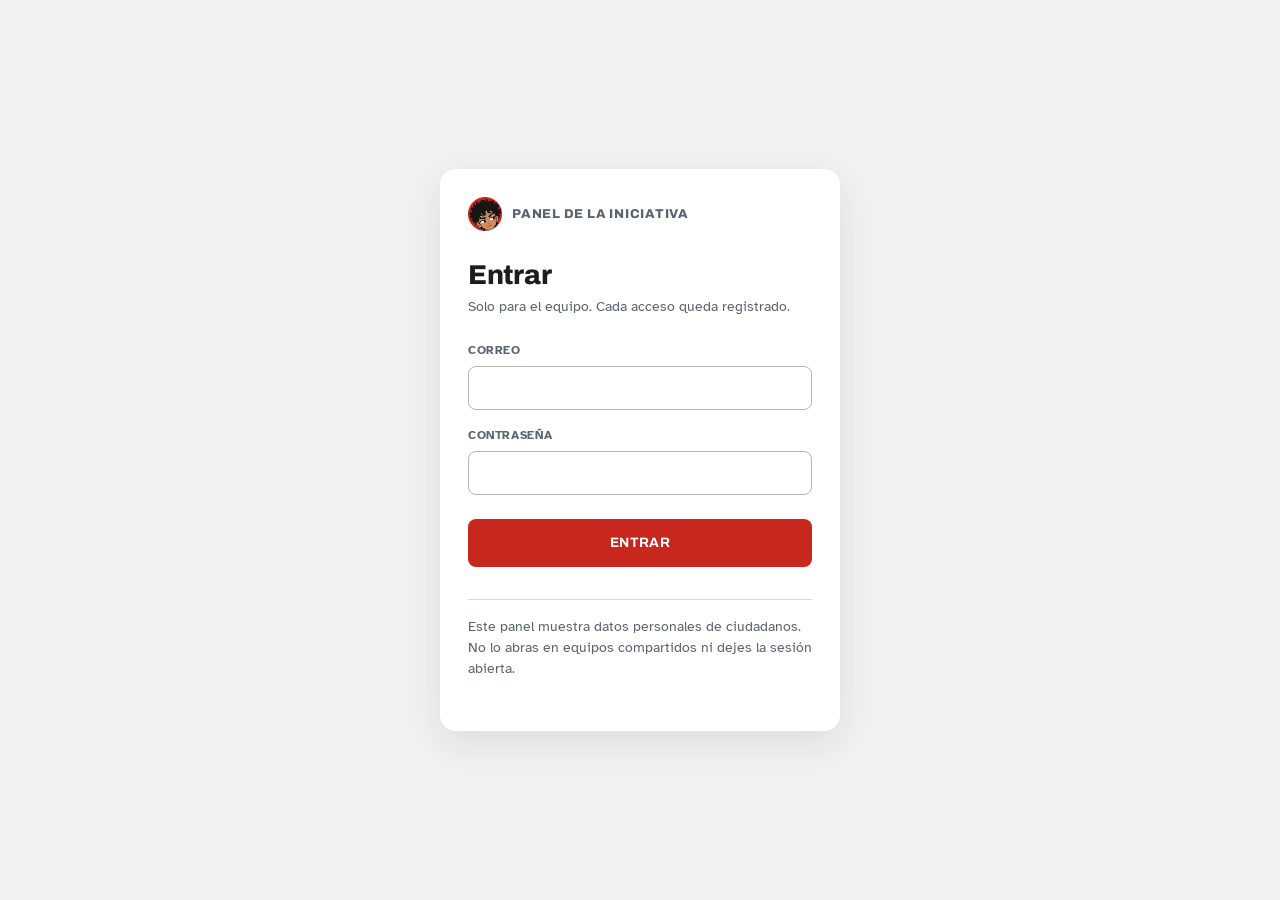
<file: admin/index.html>
<!DOCTYPE html>
<html lang="es-CO">
<head>
  <meta charset="utf-8">
  <meta name="viewport" content="width=device-width, initial-scale=1">
  <title>Panel · NO ME LLAMEN MÁS</title>
  <meta name="robots" content="noindex, nofollow">
  <meta name="referrer" content="same-origin">
  <meta http-equiv="Content-Security-Policy" content="default-src 'self'; script-src 'self'; style-src 'self'; font-src 'self'; img-src 'self' data:; connect-src https://*.supabase.co; base-uri 'self'; form-action 'none'; object-src 'none'">
  <meta name="theme-color" content="#1B1D21">
  <meta name="color-scheme" content="light">
  <link rel="icon" href="../assets/img/favicon-32.png" type="image/png" sizes="32x32">
  <link rel="stylesheet" href="../assets/css/fuentes.css?v=e348fbdd">
  <link rel="stylesheet" href="../assets/css/tokens.css?v=113a1bf0">
  <link rel="stylesheet" href="panel.css?v=6fb56db4">
  <script src="panel.js?v=166b645f" defer></script>
</head>
<body>

<!-- ============================== ENTRAR ============================== -->
<main class="entrada" id="entrada">
  <form class="tarjeta-entrada" id="form-entrar" autocomplete="on">
    <div class="marca-panel">
      <img src="../assets/img/marca-64.png" width="34" height="34" alt="">
      <span>Panel de la iniciativa</span>
    </div>
    <h1>Entrar</h1>
    <p class="apunte">Solo para el equipo. Cada acceso queda registrado.</p>

    <label class="campo">
      <span>Correo</span>
      <input type="email" id="e-correo" autocomplete="username" required>
    </label>
    <label class="campo">
      <span>Contraseña</span>
      <input type="password" id="e-clave" autocomplete="current-password" required>
    </label>

    <p class="aviso aviso--error" id="e-error" role="alert" hidden></p>
    <button class="boton boton--principal" type="submit" id="e-enviar">Entrar</button>
    <p class="apunte apunte--pie">Este panel muestra datos personales de ciudadanos. No lo abras en equipos compartidos ni dejes la sesión abierta.</p>
  </form>
</main>

<!-- ============================== PANEL ============================== -->
<div class="panel" id="panel" hidden>
  <header class="barra">
    <div class="barra__marca">
      <img src="../assets/img/marca-64.png" width="26" height="26" alt="">
      <strong>Panel</strong>
    </div>
    <div class="barra__derecha">
      <span class="quien" id="quien"></span>
      <button type="button" class="boton boton--fantasma" id="salir">Salir</button>
    </div>
  </header>

  <main class="contenido">

    <!-- Cifras -->
    <section aria-labelledby="t-cifras">
      <h2 class="titulo-seccion" id="t-cifras">Cómo va</h2>
      <div class="tarjetas" id="cifras"></div>
    </section>

    <!-- Reparto -->
    <section aria-labelledby="t-reparto">
      <h2 class="titulo-seccion" id="t-reparto">Dónde y quién</h2>
      <div class="dos-columnas">
        <div class="bloque">
          <h3>Por tipo de empresa</h3>
          <div class="barras" id="por-sector"></div>
        </div>
        <div class="bloque">
          <h3>Por departamento</h3>
          <div class="barras" id="por-departamento"></div>
        </div>
      </div>
    </section>

    <!-- Correos que no salieron -->
    <section aria-labelledby="t-correos" id="seccion-correos" hidden>
      <div class="cabeza-casos">
        <h2 class="titulo-seccion" id="t-correos">Correos sin enviar <span class="conteo" id="correos-conteo"></span></h2>
        <div class="acciones-correos">
          <button type="button" class="boton boton--fantasma" id="correos-todos">Seleccionar todos</button>
          <button type="button" class="boton boton--principal boton--compacto" id="correos-reenviar" disabled>Reintentar</button>
        </div>
      </div>
      <p class="apunte" id="correos-nota"></p>
      <p class="aviso aviso--error" id="correos-error" role="alert" hidden></p>
      <p class="aviso aviso--exito" id="correos-exito" role="status" hidden></p>
      <div class="tabla-envoltura">
        <table class="tabla">
          <thead>
            <tr>
              <th scope="col"><span class="visualmente-oculto">Seleccionar</span></th>
              <th scope="col">Código</th>
              <th scope="col">Registrado</th>
              <th scope="col">Persona</th>
              <th scope="col">Motivo</th>
              <th scope="col">Intentos</th>
            </tr>
          </thead>
          <tbody id="correos-filas"></tbody>
        </table>
      </div>
    </section>

    <!-- Casos -->
    <section aria-labelledby="t-casos">
      <div class="cabeza-casos">
        <h2 class="titulo-seccion" id="t-casos">Casos <span class="conteo" id="conteo"></span></h2>
        <button type="button" class="boton boton--fantasma" id="exportar">Descargar CSV</button>
      </div>

      <div class="filtros">
        <label class="campo campo--linea">
          <span>Buscar</span>
          <input type="search" id="f-buscar" placeholder="código, empresa, ciudad, nombre, correo…">
        </label>
        <label class="campo campo--linea">
          <span>Sector</span>
          <select id="f-sector">
            <option value="">Todos</option>
            <option value="telecomunicaciones">Telefonía, internet o TV</option>
            <option value="banca">Bancos, tarjetas o créditos</option>
            <option value="seguros">Seguros</option>
            <option value="cobranza">Cobranza</option>
            <option value="educacion">Educación o cursos</option>
            <option value="salud">Salud o medicina prepagada</option>
            <option value="comercio">Ventas y comercio</option>
            <option value="otro">Otro</option>
            <option value="no_se_identifico">No se identificaron</option>
          </select>
        </label>
        <label class="campo campo--linea">
          <span>Estado</span>
          <select id="f-estado">
            <option value="">Todos</option>
            <option value="recibido">Recibido</option>
            <option value="en_revision">En revisión</option>
            <option value="documentado">Documentado</option>
            <option value="incluido">Incluido</option>
            <option value="archivado">Archivado</option>
          </select>
        </label>
        <label class="campo campo--linea">
          <span>Riesgo</span>
          <select id="f-riesgo">
            <option value="-1">Cualquiera</option>
            <option value="30">Sospechosos (30 o más)</option>
            <option value="50">Sin verificar (50 o más)</option>
          </select>
        </label>
      </div>

      <p class="aviso aviso--error" id="p-error" role="alert" hidden></p>
      <p class="apunte" id="cargando" hidden>Cargando…</p>

      <div class="tabla-envoltura">
        <table class="tabla">
          <thead>
            <tr>
              <th scope="col">Código</th>
              <th scope="col">Recibido</th>
              <th scope="col">Dónde</th>
              <th scope="col">Empresa y sector</th>
              <th scope="col">Persona</th>
              <th scope="col">Estado</th>
              <th scope="col"><span class="visualmente-oculto">Detalle</span></th>
            </tr>
          </thead>
          <tbody id="filas"></tbody>
        </table>
      </div>
      <p class="apunte" id="vacio" hidden>No hay casos que coincidan con lo que buscas.</p>

      <div class="paginacion" id="paginacion" hidden>
        <button type="button" class="boton boton--fantasma" id="anterior">Anteriores</button>
        <span class="apunte" id="pagina-info"></span>
        <button type="button" class="boton boton--fantasma" id="siguiente">Siguientes</button>
      </div>
    </section>

    <p class="apunte apunte--pie">Lo que ves aquí son datos personales de ciudadanos que confiaron en la campaña. Cada consulta queda registrada con tu correo. No los compartas ni los exportes sin una razón que puedas explicar.</p>
  </main>
</div>

<!-- Detalle de un caso -->
<dialog class="detalle" id="detalle" aria-labelledby="d-titulo">
  <div class="detalle__cabecera">
    <div>
      <h2 id="d-titulo" tabindex="-1">Caso</h2>
      <p class="apunte" id="d-sub"></p>
    </div>
    <button type="button" class="boton boton--fantasma" id="d-cerrar" aria-label="Cerrar">Cerrar</button>
  </div>
  <div class="detalle__cuerpo">
    <dl class="ficha" id="d-ficha"></dl>
    <h3>Cambiar estado</h3>
    <div class="estado-acciones" id="d-estados"></div>
    <p class="aviso aviso--exito" id="d-exito" role="status" hidden></p>
    <h3>Historial</h3>
    <ol class="historial" id="d-historial"></ol>
  </div>
</dialog>

</body>
</html>
</file>
<file: assets/css/fuentes.css>
/* ==========================================================================
   NO ME LLAMEN MÁS · fuentes.css
   Fuentes autoalojadas (site/assets/fonts, ver LEEME.txt). Subconjunto latino:
   cubre tildes, ñ, ¿¡, comillas «» y guiones. Fuera de ese rango el navegador
   usa la fuente de respaldo declarada en tokens.css.
   ========================================================================== */
@font-face {
  font-family: 'Archivo';
  font-style: normal;
  font-weight: 700 800;
  font-display: swap;
  src: url('../fonts/archivo-700-800.woff2') format('woff2');
  unicode-range: U+0000-00FF, U+0131, U+0152-0153, U+02BB-02BC, U+02C6, U+02DA, U+02DC, U+0304, U+0308, U+0329, U+2000-206F, U+20AC, U+2122, U+2191, U+2193, U+2212, U+2215, U+FEFF, U+FFFD;
}
@font-face {
  font-family: 'Atkinson Hyperlegible';
  font-style: normal;
  font-weight: 400;
  font-display: swap;
  src: url('../fonts/atkinson-400.woff2') format('woff2');
  unicode-range: U+0000-00FF, U+0131, U+0152-0153, U+02BB-02BC, U+02C6, U+02DA, U+02DC, U+0304, U+0308, U+0329, U+2000-206F, U+20AC, U+2122, U+2191, U+2193, U+2212, U+2215, U+FEFF, U+FFFD;
}
@font-face {
  font-family: 'Atkinson Hyperlegible';
  font-style: normal;
  font-weight: 700;
  font-display: swap;
  src: url('../fonts/atkinson-700.woff2') format('woff2');
  unicode-range: U+0000-00FF, U+0131, U+0152-0153, U+02BB-02BC, U+02C6, U+02DA, U+02DC, U+0304, U+0308, U+0329, U+2000-206F, U+20AC, U+2122, U+2191, U+2193, U+2212, U+2215, U+FEFF, U+FFFD;
}
</file>
<file: assets/css/tokens.css>
/* ==========================================================================
   NO ME LLAMEN MÁS · tokens.css
   Solo variables: color, tipografía, espacio, forma y movimiento.
   Ningún selector de componente vive aquí. Ver docs/00 §2.5 para la
   justificación de la paleta (rojo «colgar») y las tipografías.
   ========================================================================== */
:root {
  /* --- Color ------------------------------------------------------------- */
  --papel: #F2F3F1;          /* fondo de la página: claro frío, no crema */
  --superficie: #FFFFFF;     /* paneles, modales, campos */
  --tinta: #1B1D21;          /* texto principal */
  --tinta-suave: #5A6370;    /* texto secundario (AA sobre papel y superficie) */
  --linea: #D6D8D3;          /* separadores */
  --linea-fuerte: #B4B8B1;   /* bordes de campos y opciones */
  --rojo: #C7271C;           /* acento: CTA, el «NO», el bloque final */
  --rojo-oscuro: #9E1C14;    /* estado pulsado / texto de error */
  --rojo-tinte: #FBE7E4;     /* fondos suaves del acento */
  --rojo-claro: #F0695D;     /* el acento sobre fondo oscuro (bloque de objetivos) */
  --verde: #1E6F49;          /* solo estados de éxito */
  --verde-tinte: #E1F0E7;
  --foco: #1B5FD9;           /* anillo de foco visible, distinto del acento */
  --blanco: #FFFFFF;
  --sombra-modal: 0 24px 64px rgba(27, 29, 33, 0.28);
  --sombra-cta: 0 8px 22px rgba(199, 39, 28, 0.28);

  /* --- Tipografía -------------------------------------------------------- */
  --display: 'Archivo', 'Arial Narrow', Arial, sans-serif;
  --texto: 'Atkinson Hyperlegible', system-ui, 'Segoe UI', Roboto, sans-serif;

  /* Escala fluida pensada de 360 px a 1280 px */
  --t-base: clamp(1.0625rem, 1rem + 0.3vw, 1.125rem);   /* 17 → 18 px */
  --t-chico: 0.9rem;
  --t-h1: clamp(3rem, 13.5vw, 7rem);                     /* el titular ES la imagen */
  --t-h2: clamp(1.85rem, 6.5vw, 3rem);
  --t-frase: clamp(1.5rem, 5.6vw, 2.5rem);
  --t-boton: 1.05rem;

  /* --- Espacio ----------------------------------------------------------- */
  --e-1: 0.25rem;
  --e-2: 0.5rem;
  --e-3: 0.75rem;
  --e-4: 1rem;
  --e-5: 1.5rem;
  --e-6: 2rem;
  --e-7: 3rem;
  --e-8: 4.5rem;
  --seccion-y: clamp(3.5rem, 10vw, 7rem);
  --ancho-max: 1120px;
  --ancho-texto: 36rem;
  --diana: 48px;             /* tamaño mínimo táctil */

  /* --- Forma ------------------------------------------------------------- */
  --radio-boton: 10px;
  --radio-tarjeta: 14px;
  --radio-modal: 20px;

  /* --- Movimiento -------------------------------------------------------- */
  --dur-corta: 160ms;
  --dur-media: 220ms;
  --suave: cubic-bezier(0.2, 0.7, 0.2, 1);
}
</file>
<file: assets/css/base.css>
/* ==========================================================================
   NO ME LLAMEN MÁS · base.css
   Reset mínimo, tipografía base, botones y utilidades compartidas.
   ========================================================================== */
*,
*::before,
*::after { box-sizing: border-box; }

html {
  -webkit-text-size-adjust: 100%;
  background: var(--papel);
  scroll-behavior: smooth;
}

body {
  margin: 0;
  font-family: var(--texto);
  font-size: var(--t-base);
  line-height: 1.55;
  color: var(--tinta);
  background: var(--papel);
  -webkit-font-smoothing: antialiased;
  text-rendering: optimizeLegibility;
}

/* Con un modal abierto, la página de atrás no se desplaza */
body.sin-scroll { overflow: hidden; }

img,
svg { display: block; max-width: 100%; }

h1, h2, h3, h4, p, ul, ol, dl, dd, figure, fieldset { margin: 0; }
fieldset { padding: 0; border: 0; min-width: 0; }
legend { padding: 0; }

button {
  font: inherit;
  color: inherit;
  background: none;
  border: 0;
  padding: 0;
  cursor: pointer;
  touch-action: manipulation;
}

a { color: inherit; }

::selection { background: var(--rojo); color: var(--blanco); }

:focus-visible {
  outline: 3px solid var(--foco);
  outline-offset: 3px;
}

/* --- Utilidades ---------------------------------------------------------- */
.visualmente-oculto {
  position: absolute !important;
  width: 1px;
  height: 1px;
  padding: 0;
  margin: -1px;
  overflow: hidden;
  clip: rect(0 0 0 0);
  white-space: nowrap;
  border: 0;
}

.saltar {
  position: absolute;
  top: -100px;
  left: var(--e-4);
  z-index: 100;
  padding: var(--e-3) var(--e-4);
  background: var(--tinta);
  color: var(--blanco);
  border-radius: var(--radio-boton);
  font-weight: 700;
  text-decoration: none;
}
.saltar:focus { top: var(--e-4); }

.contenedor {
  width: 100%;
  max-width: var(--ancho-max);
  margin-inline: auto;
  padding-inline: clamp(1.25rem, 5vw, 3rem);
}

.rojo { color: var(--rojo); }
.mayus { text-transform: uppercase; }

/* Enlace en forma de botón dentro de texto (abre modales desde párrafos) */
.enlace {
  color: inherit;
  font: inherit;
  font-weight: 700;
  text-decoration: underline;
  text-decoration-thickness: 2px;
  text-underline-offset: 3px;
  cursor: pointer;
}
.enlace:hover { color: var(--rojo); }

/* --- Botones -------------------------------------------------------------- */
.boton {
  display: inline-flex;
  align-items: center;
  justify-content: center;
  gap: var(--e-2);
  width: 100%;
  min-height: 56px;
  padding: 0 var(--e-5);
  border-radius: var(--radio-boton);
  font-family: var(--display);
  font-weight: 800;
  font-size: var(--t-boton);
  letter-spacing: 0.05em;
  text-transform: uppercase;
  text-decoration: none;
  text-align: center;
  line-height: 1.1;
  transition:
    background-color var(--dur-corta) ease,
    box-shadow var(--dur-corta) ease,
    transform var(--dur-corta) ease;
}
@media (min-width: 640px) {
  .boton { width: auto; min-width: 17rem; }
}

.boton--principal {
  background: var(--rojo);
  color: var(--blanco);
  box-shadow: var(--sombra-cta);
}
.boton--principal:hover { background: var(--rojo-oscuro); }
.boton--principal:active { transform: translateY(1px); box-shadow: none; }

.boton--claro {
  background: var(--blanco);
  color: var(--rojo);
}
.boton--claro:hover { background: var(--rojo-tinte); }

.boton--secundario {
  background: transparent;
  color: var(--tinta);
  box-shadow: inset 0 0 0 2px var(--linea-fuerte);
}
.boton--secundario:hover { box-shadow: inset 0 0 0 2px var(--tinta); }

.boton[disabled],
.boton[aria-disabled="true"] {
  opacity: 0.6;
  cursor: progress;
  transform: none;
}

/* --- Movimiento reducido -------------------------------------------------- */
@media (prefers-reduced-motion: reduce) {
  html { scroll-behavior: auto; }
  *,
  *::before,
  *::after {
    animation-duration: 0.01ms !important;
    animation-iteration-count: 1 !important;
    transition-duration: 0.01ms !important;
  }
}
</file>
<file: assets/css/landing.css>
/* ==========================================================================
   NO ME LLAMEN MÁS · landing.css
   Las cinco secciones de la landing, la cabecera, el pie y la barra CTA fija.
   Móvil primero (360 px); los @media solo reorganizan, nunca añaden contenido.
   ========================================================================== */

/* --- Etiqueta de sección ---------------------------------------------------
   Un rótulo corto sobre cada titular. Le dice al ojo que cambió de tema, y en
   el hero sube la procedencia por encima del pliegue: hoy solo estaba en el pie. */
.kicker {
  display: flex;
  align-items: center;
  gap: 0.65rem;
  margin-bottom: var(--e-4);
  font-family: var(--display);
  font-weight: 700;
  font-size: 0.78rem;
  letter-spacing: 0.18em;
  text-transform: uppercase;
  color: var(--tinta-suave);
}
.kicker::before {
  content: "";
  flex: none;
  width: 1.75rem;
  height: 3px;
  background: var(--rojo);
}
.seccion--oscura .kicker { color: rgba(242, 243, 241, 0.72); }
.seccion--oscura .kicker::before { background: var(--rojo-claro); }

/* --- Cabecera y marca ----------------------------------------------------- */
.cabecera { padding-block: var(--e-5); border-bottom: 1px solid var(--linea); }
.cabecera .contenedor {
  display: flex;
  align-items: center;
  justify-content: space-between;
  gap: var(--e-4);
}

.marca {
  display: inline-flex;
  align-items: center;
  gap: 0.6rem;
  font-family: var(--display);
  font-weight: 800;
  font-size: 0.95rem;
  letter-spacing: 0.04em;
  text-transform: uppercase;
  text-decoration: none;
  white-space: nowrap;
}
.marca__icono { width: 30px; height: 30px; flex: none; }
.marca b { color: var(--rojo); font-weight: 800; }

.cabecera__enlace {
  display: none;
  font-size: var(--t-chico);
  font-weight: 700;
  letter-spacing: 0.06em;
  text-transform: uppercase;
  color: var(--tinta-suave);
  text-decoration: none;
  padding: var(--e-3) 0;
}
.cabecera__enlace:hover { color: var(--rojo); }
@media (min-width: 640px) {
  .cabecera__enlace { display: inline-block; }
}

/* --- Hero ------------------------------------------------------------------ */
.hero { padding-block: clamp(1.5rem, 5vw, 4rem) var(--seccion-y); }

.hero__titulo {
  font-family: var(--display);
  font-weight: 800;
  font-size: var(--t-h1);
  line-height: 0.88;
  letter-spacing: -0.035em;
  text-transform: uppercase;
  text-wrap: balance;
  max-width: 8ch;
}

.hero__lema {
  margin-top: var(--e-5);
  font-family: var(--display);
  font-weight: 700;
  font-size: clamp(1.3rem, 4.8vw, 1.85rem);
  line-height: 1.15;
  letter-spacing: -0.01em;
}

.hero__texto {
  margin-top: var(--e-4);
  max-width: var(--ancho-texto);
  font-size: 1.05em;
}

.hero__acciones {
  margin-top: var(--e-6);
  display: flex;
  flex-direction: column;
  align-items: flex-start;
  gap: var(--e-4);
}

.hero__secundario {
  display: inline-flex;
  align-items: center;
  gap: var(--e-2);
  min-height: 44px;
  font-size: var(--t-chico);
  font-weight: 700;
  letter-spacing: 0.06em;
  text-transform: uppercase;
  color: var(--tinta-suave);
  text-decoration: none;
}
.hero__secundario:hover { color: var(--rojo); }
.hero__secundario svg { width: 16px; height: 16px; }

.hero__sin-js {
  margin-top: var(--e-4);
  padding: var(--e-3) var(--e-4);
  background: var(--rojo-tinte);
  color: var(--rojo-oscuro);
  border-radius: var(--radio-boton);
  font-size: var(--t-chico);
  max-width: var(--ancho-texto);
}

@media (min-width: 1024px) {
  .hero .contenedor {
    display: grid;
    grid-template-columns: 1.15fr 1fr;
    gap: var(--e-7);
    align-items: end;
  }
  .hero__titulo { max-width: none; }
  .hero__lema { margin-top: 0; }
}

/* --- Secciones ------------------------------------------------------------- */
.seccion {
  padding-block: var(--seccion-y);
  border-top: 1px solid var(--linea);
  scroll-margin-top: var(--e-4);
}

.seccion__titulo {
  font-family: var(--display);
  font-weight: 800;
  font-size: var(--t-h2);
  line-height: 0.98;
  letter-spacing: -0.025em;
  text-transform: uppercase;
  text-wrap: balance;
}

.seccion__intro {
  margin-top: var(--e-4);
  max-width: var(--ancho-texto);
  font-size: 1.08em;
}

/* --- ¿Te ha pasado? -------------------------------------------------------- */
.frases {
  margin-top: var(--e-6);
  display: grid;
  gap: var(--e-3);
  max-width: 42rem;
}

.frase {
  font-family: var(--display);
  font-weight: 700;
  font-size: var(--t-frase);
  line-height: 1.08;
  letter-spacing: -0.015em;
  text-wrap: pretty;
}

.frase--remate {
  margin-top: var(--e-5);
  padding-top: var(--e-5);
  border-top: 4px solid var(--rojo);
  color: var(--rojo);
  /* Es una llamada directa a quien lee, no un titular más: cursiva, entre
     comillas y cinco píxeles menos que las frases que la preceden. */
  font-style: italic;
  font-size: calc(var(--t-frase) - 5px);
  line-height: 1.2;
}

/* La petición concreta, que es lo único que se le pide a quien lee: más grande
   y en tinta, para que salte dentro de la frase roja. El line-height compensa
   el cuerpo mayor y mantiene parejo el interlineado del párrafo. */
.frase__enfasis {
  font-size: 1.22em;
  line-height: 0.95;
  color: var(--tinta);
}

/* --- No solo nos quejamos -------------------------------------------------- */
/* Sin los cuatro pilares, la sección es un titular y una afirmación: esa
   afirmación tiene que sostener el bloque ella sola. */
.seccion__intro--grande {
  margin-top: var(--e-5);
  max-width: 30ch;
  font-family: var(--display);
  font-weight: 700;
  font-size: clamp(1.3rem, 4.6vw, 1.9rem);
  line-height: 1.2;
  letter-spacing: -0.015em;
  text-wrap: balance;
}
@media (min-width: 768px) {
  .seccion__intro--grande { max-width: 34ch; }
}

/* --- ¿Qué buscamos?: los tres objetivos, en bloque oscuro ------------------ */
/* Es el manifiesto de la iniciativa: el único bloque oscuro de la página,
   justo antes del cierre rojo. */
.seccion--oscura {
  background: var(--tinta);
  color: var(--papel);
  border-top: 0;
}
.seccion--oscura .seccion__intro { color: rgba(242, 243, 241, 0.78); }
.seccion--oscura ::selection { background: var(--rojo); color: var(--blanco); }

.objetivos {
  margin-top: var(--e-7);
  list-style: none;
  padding: 0;
  display: grid;
  gap: var(--e-6);
}
@media (min-width: 1024px) {
  .objetivos { grid-template-columns: repeat(3, 1fr); gap: var(--e-7); }
}

.objetivo {
  padding-top: var(--e-5);
  border-top: 1px solid rgba(242, 243, 241, 0.22);
}
.objetivo__numero {
  display: block;
  font-family: var(--display);
  font-weight: 800;
  font-size: clamp(2.9rem, 9vw, 3.4rem);
  line-height: 1;
  letter-spacing: -0.02em;
  font-variant-numeric: tabular-nums;
  color: var(--rojo-claro);
}
.objetivo__titulo {
  margin-top: var(--e-3);
  font-family: var(--display);
  font-weight: 800;
  font-size: clamp(1.55rem, 5.6vw, 2.1rem);
  line-height: 1.05;
  letter-spacing: -0.02em;
  text-transform: uppercase;
  text-wrap: balance;
}
.objetivo__texto {
  margin-top: var(--e-3);
  color: rgba(242, 243, 241, 0.92);
  line-height: 1.62;
  max-width: 34ch;
}

/* La tesis de cada objetivo, en una frase que se lee sin leer el párrafo */
.objetivo__clave {
  margin-top: var(--e-4);
  font-family: var(--display);
  font-weight: 700;
  font-size: clamp(1.15rem, 4.4vw, 1.35rem);
  line-height: 1.25;
  color: var(--rojo-claro);
  max-width: 26ch;
}

/* Ocupa todo el ancho del contenedor: es el remate de la sección */
.objetivos__cierre {
  margin-top: var(--e-7);
  padding-top: var(--e-5);
  border-top: 3px solid var(--rojo-claro);
  font-family: var(--display);
  font-weight: 700;
  font-size: clamp(1.6rem, 6.4vw, 2.6rem);
  line-height: 1.15;
  letter-spacing: -0.015em;
  text-wrap: balance;
}
@media (min-width: 768px) {
  .objetivos__cierre { text-align: center; }
}
.objetivos__cierre .rojo { color: var(--rojo-claro); }

/* --- Cierre: ¿A ti también te llaman? ------------------------------------- */
.cierre {
  background: var(--rojo);
  color: var(--blanco);
  padding-block: calc(var(--seccion-y) * 1.3);
}
.cierre__titulo {
  font-family: var(--display);
  font-weight: 800;
  font-size: clamp(2.6rem, 11vw, 5rem);
  line-height: 0.9;
  letter-spacing: -0.03em;
  text-transform: uppercase;
  text-wrap: balance;
}
.cierre__sub {
  margin-top: var(--e-4);
  font-family: var(--display);
  font-weight: 700;
  font-size: clamp(1.45rem, 5.4vw, 2.1rem);
}
.cierre .boton { margin-top: var(--e-7); box-shadow: none; }
.cierre .boton:focus-visible { outline-color: var(--blanco); }
.cierre__nota {
  margin-top: var(--e-5);
  max-width: var(--ancho-texto);
  color: var(--rojo-tinte);
}
@media (min-width: 1024px) {
  .cierre .contenedor {
    display: grid;
    grid-template-columns: 1.15fr 1fr;
    gap: var(--e-7);
    align-items: center;
  }
  .cierre .boton { margin-top: 0; }
  .cierre__nota { margin-top: var(--e-4); }
}

/* --- Pie ------------------------------------------------------------------- */
.pie { padding-block: var(--e-7) calc(var(--e-8) + 56px); border-top: 1px solid var(--linea); }
@media (min-width: 640px) {
  .pie { padding-bottom: var(--e-8); }
}
.pie .contenedor { text-align: center; }
.pie__enlaces {
  display: flex;
  flex-wrap: wrap;
  justify-content: center;
  gap: 0 var(--e-5);
  list-style: none;
  padding: 0;
}
.pie__enlaces button,
.pie__enlaces a {
  display: inline-flex;
  align-items: center;
  min-height: 44px;
  font-weight: 700;
  text-decoration: none;
}
/* Sin subrayado en reposo, pero sí al pasar por encima o al llegar con el
   teclado: el color solo no basta para saber que algo se puede pulsar. */
.pie__enlaces button:hover,
.pie__enlaces a:hover,
.pie__enlaces button:focus-visible,
.pie__enlaces a:focus-visible {
  color: var(--rojo);
  text-decoration: underline;
  text-decoration-thickness: 2px;
  text-underline-offset: 4px;
}
/* El aviso cierra la página: ancho completo y centrado, no una columna suelta */
.pie__aviso {
  margin-top: var(--e-5);
  color: var(--tinta-suave);
  font-size: var(--t-chico);
  text-wrap: pretty;
}
.pie__aviso strong { color: var(--tinta); }

/* --- CTA fija en móvil ----------------------------------------------------- */
.cta-fija {
  position: fixed;
  inset: auto 0 0 0;
  z-index: 50;
  padding: var(--e-3) var(--e-4) calc(var(--e-3) + env(safe-area-inset-bottom));
  background: rgba(242, 243, 241, 0.94);
  -webkit-backdrop-filter: blur(8px);
  backdrop-filter: blur(8px);
  border-top: 1px solid var(--linea);
  transform: translateY(110%);
  transition: transform var(--dur-media) var(--suave);
}
.cta-fija.visible { transform: none; }
.cta-fija .boton { min-height: 52px; }
body.modal-abierto .cta-fija { display: none; }
@media (min-width: 640px) {
  .cta-fija { display: none; }
}

/* --- Entrada suave de elementos ------------------------------------------- */
/* En reposo todo es visible; el JS solo marca «pendiente» lo que aún no está
   en pantalla y lo revela al llegar. Sin JS o con movimiento reducido no pasa nada. */
.js .revelar {
  transition: opacity 520ms var(--suave), transform 520ms var(--suave);
}
.js .revelar.pendiente {
  opacity: 0;
  transform: translateY(14px);
}
.js .frases .revelar:nth-child(2) { transition-delay: 90ms; }
.js .frases .revelar:nth-child(3) { transition-delay: 220ms; }
.js .objetivos .revelar:nth-child(2) { transition-delay: 80ms; }
.js .objetivos .revelar:nth-child(3) { transition-delay: 160ms; }
@media (prefers-reduced-motion: reduce) {
  .js .revelar.pendiente { opacity: 1; transform: none; }
}

/* --- Ilustraciones ----------------------------------------------------------
   Sin fondo, sin borde, sin radio y sin sombra: el sistema de la landing son
   filetes, no tarjetas, y una imagen enmarcada rompería eso. Solo el ancho
   cambia según el hueco. */
.escena { height: auto; margin-top: var(--e-6); }
.escena--pasado { width: 100%; max-width: 300px; margin-inline-start: auto; }
.escena--metodo { width: 100%; max-width: 280px; margin-inline-start: auto; }
@media (min-width: 768px) {
  .escena--metodo { max-width: 240px; }
}

/* --- Ilustraciones en pantalla ancha --------------------------------------
   Las dos secciones de texto pasan a dos columnas: el texto manda y la
   ilustracion acompana. El titulo y el antetitulo cruzan las dos. */
@media (min-width: 900px) {
  #te-ha-pasado > .contenedor,
  #que-hacemos > .contenedor {
    display: grid;
    column-gap: var(--e-8);
    align-items: center;
  }
  #te-ha-pasado > .contenedor { grid-template-columns: minmax(0, 1fr) 300px; }
  #que-hacemos > .contenedor { grid-template-columns: minmax(0, 1fr) 260px; }
  #te-ha-pasado .kicker, #te-ha-pasado .seccion__titulo,
  #que-hacemos .kicker, #que-hacemos .seccion__titulo { grid-column: 1 / -1; }
  .escena--pasado, .escena--metodo { margin-top: 0; }
}

/* --- Compartir -------------------------------------------------------------
   Aparece al dejar atras el hero y sigue disponible hasta el final. No usa
   [hidden]: la visibilidad va por clase, igual que la CTA fija, para que
   ninguna regla de «display» pueda ganarle. */
.compartir {
  position: fixed;
  z-index: 45;              /* por debajo de la CTA fija (50) */
  display: flex;
  align-items: center;
  gap: var(--e-3);          /* el hueco que separa «seguir» de «compartir» */
  right: var(--e-3);
  bottom: calc(var(--e-3) + env(safe-area-inset-bottom));
  opacity: 0;
  visibility: hidden;
  transition: opacity var(--dur-media) var(--suave),
              bottom var(--dur-media) var(--suave),
              visibility 0s linear var(--dur-media);
}
.compartir.visible { opacity: 1; visibility: visible; transition-delay: 0s; }
/* Cuando la CTA fija ocupa el borde inferior, los iconos suben para no taparla */
.compartir.compartir--sube { bottom: calc(88px + env(safe-area-inset-bottom)); }
@media (min-width: 640px) {
  /* Desde aquí la CTA fija ya no existe, así que no hay de qué apartarse */
  .compartir.compartir--sube { bottom: calc(var(--e-3) + env(safe-area-inset-bottom)); }
}
body.modal-abierto .compartir { display: none; }

/* Instagram va aparte y resaltado: no es para compartir, es la invitación a
   seguir la campaña. En rojo pleno para que se lea como otra cosa, no como un
   cuarto botón de la fila. */
.compartir__seguir {
  display: grid;
  place-items: center;
  width: 46px;
  height: 46px;
  flex: none;
  border-radius: 50%;
  background: var(--rojo);
  color: var(--blanco);
  border: 2px solid var(--papel);
  box-shadow: 0 8px 24px rgba(199, 39, 28, 0.34);
  transition: transform var(--dur-corta) var(--suave), background var(--dur-corta) var(--suave);
}
.compartir__seguir svg { width: 22px; height: 22px; fill: currentColor; }
.compartir__seguir:hover, .compartir__seguir:focus-visible {
  transform: translateY(-2px);
  background: var(--rojo-oscuro);
}

/* La lista es una pastilla con fondo propio. Sin ella, al pasar por encima de
   una sección el grupo parece un choque de maquetación en vez de algo que
   flota sobre la página. */
.compartir__lista {
  list-style: none;
  margin: 0;
  padding: 6px;
  display: flex;
  gap: 4px;
  border-radius: 999px;
  background: rgba(242, 243, 241, 0.9);
  -webkit-backdrop-filter: blur(10px);
  backdrop-filter: blur(10px);
  border: 1px solid var(--linea);
  box-shadow: 0 8px 24px rgba(27, 29, 33, 0.2);
}

.compartir__boton {
  display: grid;
  place-items: center;
  width: 40px;
  height: 40px;
  border: 0;
  border-radius: 50%;
  background: transparent;
  color: var(--tinta);
  cursor: pointer;
  transition: transform var(--dur-corta) var(--suave),
              background var(--dur-corta) var(--suave),
              color var(--dur-corta) var(--suave);
}
.compartir__boton svg { width: 19px; height: 19px; fill: currentColor; }

/* El color de cada red solo aparece al apuntar o al enfocar: en reposo la
   fila es neutra y no compite con el rojo de la marca */
.compartir__boton:hover, .compartir__boton:focus-visible {
  transform: translateY(-2px);
  color: var(--blanco);
}
.compartir__boton--wa:hover, .compartir__boton--wa:focus-visible { background: #1FA855; }
.compartir__boton--fb:hover, .compartir__boton--fb:focus-visible { background: #1877F2; }
.compartir__boton--eq:hover, .compartir__boton--eq:focus-visible { background: #14171A; }


/* La columna a media altura solo cuando hay margen de verdad fuera del
   contenedor: 1120 px de contenido + los 66 px que ocupa la columna a cada
   lado. Por debajo de eso se quedaría encima del texto. */
@media (min-width: 1280px) {
  .compartir,
  .compartir.compartir--sube {
    right: var(--e-5);
    top: 50%;
    bottom: auto;
    transform: translateY(-50%);
  }
  .compartir,
  .compartir__lista { flex-direction: column; }
}

@media (prefers-reduced-motion: reduce) {
  .compartir { transition: none; }
  .compartir__boton { transition: none; }
  .compartir__boton:hover, .compartir__boton:focus-visible { transform: none; }
}
</file>
<file: assets/css/modal.css>
/* ==========================================================================
   NO ME LLAMEN MÁS · modal.css
   Sistema de modales sobre <dialog>. Escritorio: panel centrado con scroll
   interno. Móvil (< 768 px): pantalla completa con cabecera pegajosa.
   ========================================================================== */
.modal {
  /* El UA pone position: fixed, inset: 0 y margin: auto; lo respetamos */
  display: none;
  flex-direction: column;
  width: 100%;
  max-width: min(680px, 92vw);
  max-height: min(85vh, 900px);
  max-height: min(85dvh, 900px);
  padding: 0;
  border: 0;
  border-radius: var(--radio-modal);
  background: var(--superficie);
  color: var(--tinta);
  box-shadow: var(--sombra-modal);
  overflow: hidden;
}
.modal[open] { display: flex; }
.modal--ancho { max-width: min(760px, 92vw); }

.modal::backdrop {
  background: rgba(27, 29, 33, 0.55);
  -webkit-backdrop-filter: blur(2px);
  backdrop-filter: blur(2px);
}

.modal__cabecera {
  flex: none;
  display: flex;
  align-items: flex-start;
  gap: var(--e-3);
  padding: var(--e-4) var(--e-5);
  border-bottom: 1px solid var(--linea);
  background: var(--superficie);
}
.modal__encabezado { flex: 1 1 auto; min-width: 0; }
.modal__titulo {
  font-family: var(--display);
  font-weight: 800;
  font-size: 1.3rem;
  line-height: 1.15;
  letter-spacing: -0.01em;
  outline: none;
}
.modal__subtitulo {
  margin-top: var(--e-1);
  font-size: var(--t-chico);
  color: var(--tinta-suave);
}

.modal__cerrar {
  flex: none;
  width: var(--diana);
  height: var(--diana);
  margin: calc(var(--e-2) * -1) calc(var(--e-3) * -1) 0 0;
  border-radius: 50%;
  display: grid;
  place-items: center;
  color: var(--tinta);
  transition: background-color var(--dur-corta) ease;
}
.modal__cerrar:hover { background: var(--papel); }
.modal__cerrar svg { width: 22px; height: 22px; }
.modal__cerrar .modal__volver { display: none; }

.modal__cuerpo {
  flex: 1 1 auto;
  min-height: 0;
  padding: var(--e-5);
  overflow-y: auto;
  overscroll-behavior: contain;
  -webkit-overflow-scrolling: touch;
}

.modal__pie {
  flex: none;
  padding: var(--e-4) var(--e-5) calc(var(--e-4) + env(safe-area-inset-bottom));
  border-top: 1px solid var(--linea);
  background: var(--superficie);
}

/* --- Texto largo (legales, cómo funciona, mis datos) ---------------------- */
.texto { max-width: 62ch; }
.texto h3 {
  margin-top: var(--e-6);
  font-family: var(--display);
  font-weight: 800;
  font-size: 1.1rem;
  line-height: 1.25;
}
.texto h3:first-child { margin-top: 0; }
.texto p,
.texto ul,
.texto ol { margin-top: var(--e-3); }
.texto ul,
.texto ol { padding-left: 1.25em; }
.texto li + li { margin-top: var(--e-2); }
.texto strong { font-weight: 700; }
.texto .destacado {
  margin-top: var(--e-4);
  padding: var(--e-3) var(--e-4);
  background: var(--papel);
  border-radius: var(--radio-boton);
  font-weight: 700;
}

.aviso-borrador {
  margin-bottom: var(--e-4);
  padding: var(--e-3) var(--e-4);
  background: var(--rojo-tinte);
  color: var(--rojo-oscuro);
  border-radius: var(--radio-boton);
  font-size: var(--t-chico);
  font-weight: 700;
}

.texto .pendiente-legal {
  background: #FFF3C4;
  color: #6B5410;
  padding: 0 0.3em;
  border-radius: 3px;
  font-weight: 700;
}

/* --- Animación de entrada -------------------------------------------------- */
@media (prefers-reduced-motion: no-preference) {
  .modal[open] { animation: modal-entrar var(--dur-media) var(--suave); }
  .modal[open]::backdrop { animation: fondo-entrar var(--dur-media) ease; }
}
@keyframes modal-entrar {
  from { opacity: 0; transform: scale(0.98); }
  to   { opacity: 1; transform: none; }
}
@keyframes fondo-entrar {
  from { opacity: 0; }
  to   { opacity: 1; }
}

/* --- Móvil: pantalla completa --------------------------------------------- */
@media (max-width: 767px) {
  .modal,
  .modal--ancho {
    inset: 0;
    margin: 0;
    width: 100vw;
    width: 100dvw;
    height: 100vh;
    height: 100dvh;
    max-width: none;
    max-height: none;
    border-radius: 0;
    box-shadow: none;
  }
  .modal__cabecera {
    position: sticky;
    top: 0;
    padding: calc(var(--e-3) + env(safe-area-inset-top)) var(--e-4) var(--e-3);
    align-items: center;
  }
  .modal__cuerpo { padding: var(--e-4) var(--e-4) var(--e-6); }
  .modal__pie { padding-inline: var(--e-4); }
  .modal__cerrar { margin: 0 calc(var(--e-2) * -1) 0 0; }

  @keyframes modal-entrar {
    from { opacity: 0; transform: translateY(28px); }
    to   { opacity: 1; transform: none; }
  }
}

/* En móvil, los modales de texto muestran «Volver» a la izquierda en vez de la X */
@media (max-width: 767px) {
  .modal--volver .modal__cabecera { flex-direction: row-reverse; justify-content: flex-end; }
  .modal--volver .modal__cerrar { margin: 0 0 0 calc(var(--e-2) * -1); }
  .modal--volver .modal__cerrar .modal__equis { display: none; }
  .modal--volver .modal__cerrar .modal__volver { display: block; }
}
</file>
<file: assets/css/wizard.css>
/* ==========================================================================
   NO ME LLAMEN MÁS · wizard.css
   El formulario por pasos que vive dentro de #modal-registro.
   ========================================================================== */

/* El formulario ocupa todo el <dialog> y reparte cabecera, cuerpo y pie */
.wizard {
  display: flex;
  flex-direction: column;
  flex: 1 1 auto;
  min-height: 0;
}

/* --- Progreso en la cabecera --------------------------------------------- */
.wizard__meta {
  margin-top: var(--e-1);
  font-size: var(--t-chico);
  font-weight: 700;
  letter-spacing: 0.05em;
  text-transform: uppercase;
  color: var(--tinta-suave);
}
.wizard__progreso {
  display: flex;
  gap: 4px;
  margin-top: var(--e-3);
}
.wizard__progreso i {
  flex: 1;
  height: 5px;
  border-radius: 3px;
  background: var(--linea);
  transition: background-color var(--dur-media) ease;
}
.wizard__progreso i.hecho { background: var(--rojo); }
.wizard__meta[hidden],
.wizard__progreso[hidden] { display: none; }

/* --- Pasos ------------------------------------------------------------------ */
.paso[hidden] { display: none; }
.paso { display: block; }

.paso__pregunta {
  font-family: var(--display);
  font-weight: 800;
  font-size: clamp(1.4rem, 5.2vw, 1.85rem);
  line-height: 1.08;
  letter-spacing: -0.015em;
  text-wrap: balance;
  outline: none;
}
.paso__ayuda {
  margin-top: var(--e-3);
  color: var(--tinta-suave);
  max-width: 50ch;
}

/* --- Campos ----------------------------------------------------------------- */
.campo { margin-top: var(--e-6); }
.campo:first-of-type { margin-top: var(--e-5); }
.campo__etiqueta,
.campo > legend {
  display: block;
  font-weight: 700;
  margin-bottom: var(--e-3);
  line-height: 1.3;
}
.campo__opcional {
  font-weight: 400;
  color: var(--tinta-suave);
}
.campo__pista {
  margin: calc(var(--e-2) * -1) 0 var(--e-3);
  font-size: var(--t-chico);
  color: var(--tinta-suave);
}

.opciones {
  display: grid;
  gap: var(--e-2);
}
@media (min-width: 640px) {
  .opciones--2 { grid-template-columns: repeat(2, 1fr); }
}

/* Opción en tarjeta: el input real queda oculto pero accesible */
.opcion {
  position: relative;
  display: flex;
  align-items: center;
  gap: var(--e-3);
  min-height: var(--diana);
  padding: var(--e-3) var(--e-4);
  border: 2px solid var(--linea-fuerte);
  border-radius: var(--radio-tarjeta);
  background: var(--superficie);
  font-weight: 700;
  line-height: 1.3;
  cursor: pointer;
  transition: border-color var(--dur-corta) ease, background-color var(--dur-corta) ease;
}
.opcion input {
  position: absolute;
  opacity: 0;
  width: 1px;
  height: 1px;
  margin: 0;
  pointer-events: none;
}
.opcion__marca {
  flex: none;
  width: 22px;
  height: 22px;
  border: 2px solid var(--tinta-suave);
  border-radius: 50%;
  background: var(--superficie);
  transition: border-color var(--dur-corta) ease, box-shadow var(--dur-corta) ease;
}
.opcion--casilla .opcion__marca { border-radius: 6px; position: relative; }
.opcion:hover { border-color: var(--tinta); }
.opcion:has(input:checked) {
  border-color: var(--rojo);
  background: var(--rojo-tinte);
}
.opcion:has(input:checked) .opcion__marca {
  border-color: var(--rojo);
  box-shadow: inset 0 0 0 5px var(--rojo);
}
.opcion--casilla:has(input:checked) .opcion__marca {
  background: var(--rojo);
  box-shadow: none;
}
.opcion--casilla:has(input:checked) .opcion__marca::after {
  content: "";
  position: absolute;
  left: 6px;
  top: 2px;
  width: 6px;
  height: 11px;
  border: solid var(--blanco);
  border-width: 0 3px 3px 0;
  transform: rotate(45deg);
}
.opcion:has(input:focus-visible) {
  outline: 3px solid var(--foco);
  outline-offset: 2px;
}

.entrada {
  display: block;
  width: 100%;
  min-height: var(--diana);
  padding: var(--e-3) var(--e-4);
  border: 2px solid var(--linea-fuerte);
  border-radius: var(--radio-boton);
  background: var(--superficie);
  color: inherit;
  font: inherit;
  line-height: 1.4;
  transition: border-color var(--dur-corta) ease;
}
.entrada:focus { border-color: var(--tinta); outline: none; box-shadow: 0 0 0 3px rgba(27, 95, 217, 0.25); }
.entrada--area { min-height: 7.5rem; resize: vertical; }
.entrada::placeholder { color: #8A929B; }
.contador {
  margin-top: var(--e-1);
  font-size: var(--t-chico);
  color: var(--tinta-suave);
  text-align: right;
}

.subcampo { margin-top: var(--e-4); }
.subcampo[hidden] { display: none; }

/* Errores */
.error {
  display: none;
  margin-top: var(--e-2);
  color: var(--rojo-oscuro);
  font-weight: 700;
  font-size: var(--t-chico);
}
.campo.tiene-error .error { display: block; }
.campo.tiene-error .entrada,
.campo.tiene-error .opcion { border-color: var(--rojo); }
.campo.tiene-error > legend,
.campo.tiene-error .campo__etiqueta { color: var(--rojo-oscuro); }

/* --- Pie del wizard ---------------------------------------------------------- */
.wizard__pie {
  display: grid;
  grid-template-columns: 1fr 1.7fr;
  gap: var(--e-3);
}
.wizard__pie[hidden] { display: none; }
.wizard__pie .boton {
  width: 100%;
  min-width: 0;
  min-height: 54px;
  padding-inline: var(--e-4);
}
.wizard__pie--uno { grid-template-columns: 1fr; }

/* --- Intro y confirmación ----------------------------------------------------- */
.intro-lista {
  list-style: none;
  padding: 0;
  margin-top: var(--e-5);
  display: grid;
  gap: var(--e-3);
}
.intro-lista li {
  display: grid;
  grid-template-columns: 28px 1fr;
  gap: var(--e-3);
  align-items: start;
}
.intro-lista svg { width: 24px; height: 24px; color: var(--rojo); margin-top: 2px; }
.intro-acciones {
  margin-top: var(--e-6);
  display: grid;
  gap: var(--e-3);
}
.intro-acciones .boton { width: 100%; min-width: 0; }
.intro-borrador[hidden] { display: none; }
.intro-borrador {
  margin-top: var(--e-5);
  padding: var(--e-4);
  background: var(--papel);
  border-radius: var(--radio-tarjeta);
}
.intro-borrador p { font-weight: 700; }
.intro-borrador .intro-acciones { margin-top: var(--e-4); }

.codigo {
  display: inline-block;
  margin-top: var(--e-4);
  padding: var(--e-3) var(--e-4);
  font-family: var(--display);
  font-weight: 800;
  font-size: clamp(1.6rem, 6vw, 2.2rem);
  letter-spacing: 0.08em;
  color: var(--rojo);
  background: var(--rojo-tinte);
  border-radius: var(--radio-boton);
  user-select: all;
  -webkit-user-select: all;
}
.fin-sub {
  margin-top: var(--e-6);
  font-family: var(--display);
  font-weight: 800;
  font-size: 1.05rem;
}
.fin-lista {
  margin-top: var(--e-3);
  padding-left: 1.25em;
}
.fin-lista li + li { margin-top: var(--e-2); }

.aviso {
  margin-top: var(--e-4);
  padding: var(--e-3) var(--e-4);
  border-radius: var(--radio-boton);
  font-size: var(--t-chico);
  line-height: 1.45;
}
.aviso[hidden] { display: none; }
.aviso--info { background: var(--papel); color: var(--tinta); }
.aviso--error { background: var(--rojo-tinte); color: var(--rojo-oscuro); font-weight: 700; }
.aviso--exito { background: var(--verde-tinte); color: var(--verde); font-weight: 700; }

/* --- Consentimientos ------------------------------------------------------------ */
.casillas-legales {
  margin-top: var(--e-6);
  border-top: 1px solid var(--linea);
}
.casilla-legal {
  display: flex;
  gap: var(--e-3);
  align-items: flex-start;
  padding: var(--e-4) 0;
  border-bottom: 1px solid var(--linea);
  cursor: pointer;
}
.casilla-legal input {
  flex: none;
  width: 24px;
  height: 24px;
  margin: 2px 0 0;
  accent-color: var(--rojo);
  cursor: pointer;
}
.casilla-legal span { font-size: 0.97rem; line-height: 1.45; }
.casillas-legales .error { margin-top: var(--e-3); }
.casillas-legales.tiene-error .error { display: block; }
.casillas-legales.tiene-error .casilla-legal--obligatoria span { color: var(--rojo-oscuro); }

.turnstile { margin-top: var(--e-5); min-height: 0; }
.turnstile:empty { display: none; }

/* Campo trampa: fuera de pantalla, nunca visible ni enfocable */
.trampa {
  position: absolute !important;
  left: -9999px !important;
  width: 1px;
  height: 1px;
  opacity: 0;
  overflow: hidden;
}

.datalista-nota { font-size: var(--t-chico); color: var(--tinta-suave); margin-top: var(--e-2); }

/* --- Resumen del caso en «Mi caso» -------------------------------------------- */
.resumen {
  margin: 0 0 var(--e-5);
  display: grid;
  grid-template-columns: 1fr;
  gap: 0;
}
@media (min-width: 560px) {
  .resumen { grid-template-columns: 13rem 1fr; }
}
.resumen dt {
  font-weight: 700;
  font-size: var(--t-chico);
  color: var(--tinta-suave);
  padding-top: var(--e-3);
}
.resumen dd {
  margin: 0;
  padding-bottom: var(--e-3);
  border-bottom: 1px solid var(--linea);
  line-height: 1.4;
}
@media (min-width: 560px) {
  .resumen dt { padding-bottom: var(--e-3); border-bottom: 1px solid var(--linea); }
}
.resumen dd:last-of-type,
.resumen dt:last-of-type { border-bottom: 0; }

#mc-confirmar-borrar p { margin-bottom: var(--e-3); }
#mc-confirmar-borrar .intro-acciones { margin-top: var(--e-3); }

/* La ilustracion del final: pequena, centrada y sin marco */
.escena--fin {
  display: block;
  width: 116px;
  height: auto;
  margin: 0 auto var(--e-4);
}
</file>
<file: admin/panel.css>
/* ==========================================================================
   NO ME LLAMEN MÁS · panel.css
   El panel privado. Hereda los tokens de la campaña, pero se comporta como una
   herramienta: se escanea y se opera, no se lee de corrido.
   ========================================================================== */
* { box-sizing: border-box; }

/* IMPRESCINDIBLE. El navegador oculta [hidden] con «display:none», pero
   cualquier regla de autor que fije «display» le gana. `.entrada` usa
   «display:grid», así que al entrar la pantalla de acceso NO se ocultaba y el
   panel quedaba debajo del pliegue: parecía que el botón no hacía nada. */
[hidden] { display: none !important; }

body {
  margin: 0;
  background: var(--papel);
  color: var(--tinta);
  font-family: var(--texto);
  font-size: 15px;
  line-height: 1.5;
  -webkit-font-smoothing: antialiased;
}
h1, h2, h3 { font-family: var(--display); font-weight: 800; margin: 0; letter-spacing: -0.01em; }
p { margin: 0; }
:focus-visible { outline: 3px solid var(--foco); outline-offset: 2px; }

.visualmente-oculto {
  position: absolute !important; width: 1px; height: 1px; padding: 0; margin: -1px;
  overflow: hidden; clip: rect(0 0 0 0); white-space: nowrap; border: 0;
}
.apunte { color: var(--tinta-suave); font-size: 0.88rem; }
.apunte--pie { margin-top: var(--e-6); padding-top: var(--e-4); border-top: 1px solid var(--linea); }

/* --- Botones --------------------------------------------------------------- */
.boton {
  display: inline-flex; align-items: center; justify-content: center;
  min-height: 40px; padding: 0 16px; border-radius: 8px;
  font-family: var(--display); font-weight: 700; font-size: 0.85rem;
  letter-spacing: 0.03em; text-transform: uppercase; cursor: pointer;
  border: 0; background: none; color: inherit; font-family: var(--display);
  transition: background-color 140ms ease, box-shadow 140ms ease;
}
.boton--principal { background: var(--rojo); color: #fff; width: 100%; min-height: 48px; }
.boton--principal:hover { background: var(--rojo-oscuro); }
.boton--fantasma { box-shadow: inset 0 0 0 1.5px var(--linea-fuerte); }
.boton--fantasma:hover { box-shadow: inset 0 0 0 1.5px var(--tinta); }
.boton[disabled] { opacity: 0.55; cursor: default; }

/* --- Campos ---------------------------------------------------------------- */
.campo { display: block; margin-bottom: var(--e-4); }
.campo > span {
  display: block; margin-bottom: 6px; font-size: 0.78rem; font-weight: 700;
  letter-spacing: 0.05em; text-transform: uppercase; color: var(--tinta-suave);
}
.campo input, .campo select {
  width: 100%; min-height: 44px; padding: 8px 12px;
  border: 1.5px solid var(--linea-fuerte); border-radius: 8px;
  background: var(--superficie); color: inherit; font: inherit;
}
.campo input:focus, .campo select:focus {
  border-color: var(--tinta); outline: none; box-shadow: 0 0 0 3px rgba(27, 95, 217, 0.2);
}
.campo--linea { margin-bottom: 0; }

.aviso { margin-top: var(--e-3); padding: 10px 12px; border-radius: 8px; font-size: 0.88rem; }
.aviso--error { background: var(--rojo-tinte); color: var(--rojo-oscuro); font-weight: 700; }
.aviso--exito { background: var(--verde-tinte); color: var(--verde); font-weight: 700; }
.aviso[hidden] { display: none; }

/* --- Entrada --------------------------------------------------------------- */
.entrada { min-height: 100vh; display: grid; place-items: center; padding: 24px; }
.tarjeta-entrada {
  width: 100%; max-width: 25rem; background: var(--superficie);
  border-radius: 16px; padding: 28px; box-shadow: 0 12px 40px rgba(27, 29, 33, 0.10);
}
.marca-panel {
  display: flex; align-items: center; gap: 10px; margin-bottom: var(--e-5);
  font-family: var(--display); font-weight: 800; font-size: 0.8rem;
  letter-spacing: 0.06em; text-transform: uppercase; color: var(--tinta-suave);
}
.tarjeta-entrada h1 { font-size: 1.7rem; }
.tarjeta-entrada .apunte { margin-bottom: var(--e-5); }
.tarjeta-entrada .boton--principal { margin-top: var(--e-2); }

/* --- Barra superior --------------------------------------------------------- */
.barra {
  position: sticky; top: 0; z-index: 10;
  display: flex; align-items: center; justify-content: space-between; gap: 12px;
  padding: 12px clamp(16px, 4vw, 32px);
  background: rgba(242, 243, 241, 0.94);
  -webkit-backdrop-filter: blur(8px); backdrop-filter: blur(8px);
  border-bottom: 1px solid var(--linea);
}
.barra__marca { display: flex; align-items: center; gap: 9px; font-family: var(--display); letter-spacing: 0.04em; text-transform: uppercase; font-size: 0.85rem; }
.barra__derecha { display: flex; align-items: center; gap: 12px; }
.quien { font-size: 0.82rem; color: var(--tinta-suave); }
@media (max-width: 520px) { .quien { display: none; } }

.contenido {
  max-width: 1180px; margin: 0 auto;
  padding: clamp(20px, 4vw, 36px) clamp(16px, 4vw, 32px) 64px;
  display: grid; gap: var(--e-7);
}
.titulo-seccion { font-size: 1.1rem; letter-spacing: 0.02em; text-transform: uppercase; margin-bottom: var(--e-4); }
.conteo { color: var(--tinta-suave); font-weight: 700; }

/* --- Tarjetas de cifras ------------------------------------------------------ */
.tarjetas { display: grid; grid-template-columns: repeat(auto-fit, minmax(9.5rem, 1fr)); gap: 12px; }
.tarjeta {
  background: var(--superficie); border: 1px solid var(--linea);
  border-radius: 12px; padding: 14px 16px;
}
.tarjeta dt {
  font-size: 0.72rem; font-weight: 700; letter-spacing: 0.06em;
  text-transform: uppercase; color: var(--tinta-suave);
}
.tarjeta dd {
  margin: 4px 0 0; font-family: var(--display); font-weight: 800;
  font-size: 1.9rem; line-height: 1; font-variant-numeric: tabular-nums;
}
.tarjeta--alerta { border-color: var(--rojo); background: var(--rojo-tinte); }
.tarjeta--alerta dd { color: var(--rojo-oscuro); }

/* --- Barras de reparto -------------------------------------------------------- */
.dos-columnas { display: grid; gap: var(--e-5); }
@media (min-width: 860px) { .dos-columnas { grid-template-columns: 1fr 1fr; gap: var(--e-6); } }
.bloque { background: var(--superficie); border: 1px solid var(--linea); border-radius: 12px; padding: 16px 18px; }
.bloque h3 { font-size: 0.9rem; letter-spacing: 0.03em; text-transform: uppercase; color: var(--tinta-suave); margin-bottom: var(--e-4); }
.barras { display: grid; gap: 10px; }
.barra-fila { display: grid; grid-template-columns: minmax(7rem, 38%) 1fr auto; gap: 10px; align-items: center; font-size: 0.86rem; }
.barra-fila__nombre { overflow: hidden; text-overflow: ellipsis; white-space: nowrap; }
.barra-fila__pista { height: 9px; background: var(--codigo-fondo, #E8E9E5); border-radius: 5px; overflow: hidden; }
.barra-fila__valor { height: 100%; background: var(--rojo); border-radius: 5px; }
.barra-fila__n { font-variant-numeric: tabular-nums; font-weight: 700; min-width: 2ch; text-align: right; }

/* --- Filtros y tabla ---------------------------------------------------------- */
.cabeza-casos { display: flex; align-items: baseline; justify-content: space-between; gap: 12px; flex-wrap: wrap; }
.filtros {
  display: grid; gap: 12px; margin-bottom: var(--e-4);
  grid-template-columns: 1fr;
}
@media (min-width: 700px) { .filtros { grid-template-columns: 2fr 1fr 1fr 1fr; } }

.tabla-envoltura { overflow-x: auto; border: 1px solid var(--linea); border-radius: 12px; background: var(--superficie); }
.tabla { width: 100%; border-collapse: collapse; font-size: 0.88rem; }
.tabla th {
  text-align: left; font-size: 0.7rem; font-weight: 700; letter-spacing: 0.06em;
  text-transform: uppercase; color: var(--tinta-suave);
  padding: 10px 12px; border-bottom: 1px solid var(--linea-fuerte); white-space: nowrap;
}
.tabla td { padding: 11px 12px; border-bottom: 1px solid var(--linea); vertical-align: top; }
.tabla tbody tr:last-child td { border-bottom: 0; }
.tabla tbody tr:hover { background: var(--papel); }
.codigo-celda { font-family: var(--display); font-weight: 800; letter-spacing: 0.04em; white-space: nowrap; }
.tabla .num { font-variant-numeric: tabular-nums; white-space: nowrap; }
.menudo { display: block; color: var(--tinta-suave); font-size: 0.8rem; }

.pastilla {
  display: inline-block; padding: 3px 9px; border-radius: 999px;
  font-size: 0.72rem; font-weight: 700; letter-spacing: 0.04em; text-transform: uppercase;
  white-space: nowrap;
}
.pastilla--recibido { background: #E4E9F2; color: #2B3A55; }
.pastilla--en_revision { background: #FFF3C4; color: #6B5410; }
.pastilla--documentado { background: var(--verde-tinte); color: var(--verde); }
.pastilla--incluido { background: var(--rojo); color: #fff; }
.pastilla--archivado { background: var(--codigo-fondo, #E8E9E5); color: var(--tinta-suave); }
.pastilla--riesgo { background: var(--rojo-tinte); color: var(--rojo-oscuro); margin-left: 6px; }

.paginacion { display: flex; align-items: center; justify-content: center; gap: 16px; margin-top: var(--e-4); }

/* --- Detalle ------------------------------------------------------------------- */
.detalle {
  width: min(720px, 94vw); max-height: 88vh; padding: 0; border: 0;
  border-radius: 16px; background: var(--superficie); color: var(--tinta);
  box-shadow: var(--sombra-modal);
}
.detalle::backdrop { background: rgba(27, 29, 33, 0.55); }
.detalle__cabecera {
  position: sticky; top: 0; display: flex; align-items: flex-start; justify-content: space-between;
  gap: 12px; padding: 18px 22px; border-bottom: 1px solid var(--linea); background: var(--superficie);
}
.detalle__cabecera h2 { font-size: 1.3rem; outline: none; }
.detalle__cuerpo { padding: 20px 22px 26px; overflow-y: auto; }
.detalle__cuerpo h3 {
  margin: var(--e-6) 0 var(--e-3); font-size: 0.85rem;
  letter-spacing: 0.06em; text-transform: uppercase; color: var(--tinta-suave);
}

.ficha { display: grid; grid-template-columns: 1fr; margin: 0; }
@media (min-width: 560px) { .ficha { grid-template-columns: 12rem 1fr; } }
.ficha dt { font-size: 0.78rem; font-weight: 700; color: var(--tinta-suave); padding-top: 9px; }
.ficha dd { margin: 0; padding-bottom: 9px; border-bottom: 1px solid var(--linea); line-height: 1.45; }
@media (min-width: 560px) { .ficha dt { padding-bottom: 9px; border-bottom: 1px solid var(--linea); } }

.estado-acciones { display: flex; flex-wrap: wrap; gap: 8px; }
.historial { margin: 0; padding-left: 18px; font-size: 0.86rem; }
.historial li { margin-bottom: 6px; }
.historial b { font-weight: 700; }
.historial span { color: var(--tinta-suave); }

@media (prefers-reduced-motion: reduce) {
  * { transition-duration: 0.01ms !important; animation-duration: 0.01ms !important; }
}

/* --- Correos sin enviar ---------------------------------------------------- */
.acciones-correos { display: flex; gap: 8px; flex-wrap: wrap; }
.boton--compacto { min-height: 40px; }
#correos-filas td:first-child { width: 2.5rem; }
#correos-filas input[type="checkbox"] {
  width: 20px; height: 20px; accent-color: var(--rojo); cursor: pointer;
}
.motivo { display: inline-block; max-width: 22rem; color: var(--tinta-suave); font-size: 0.8rem; }
</file>
